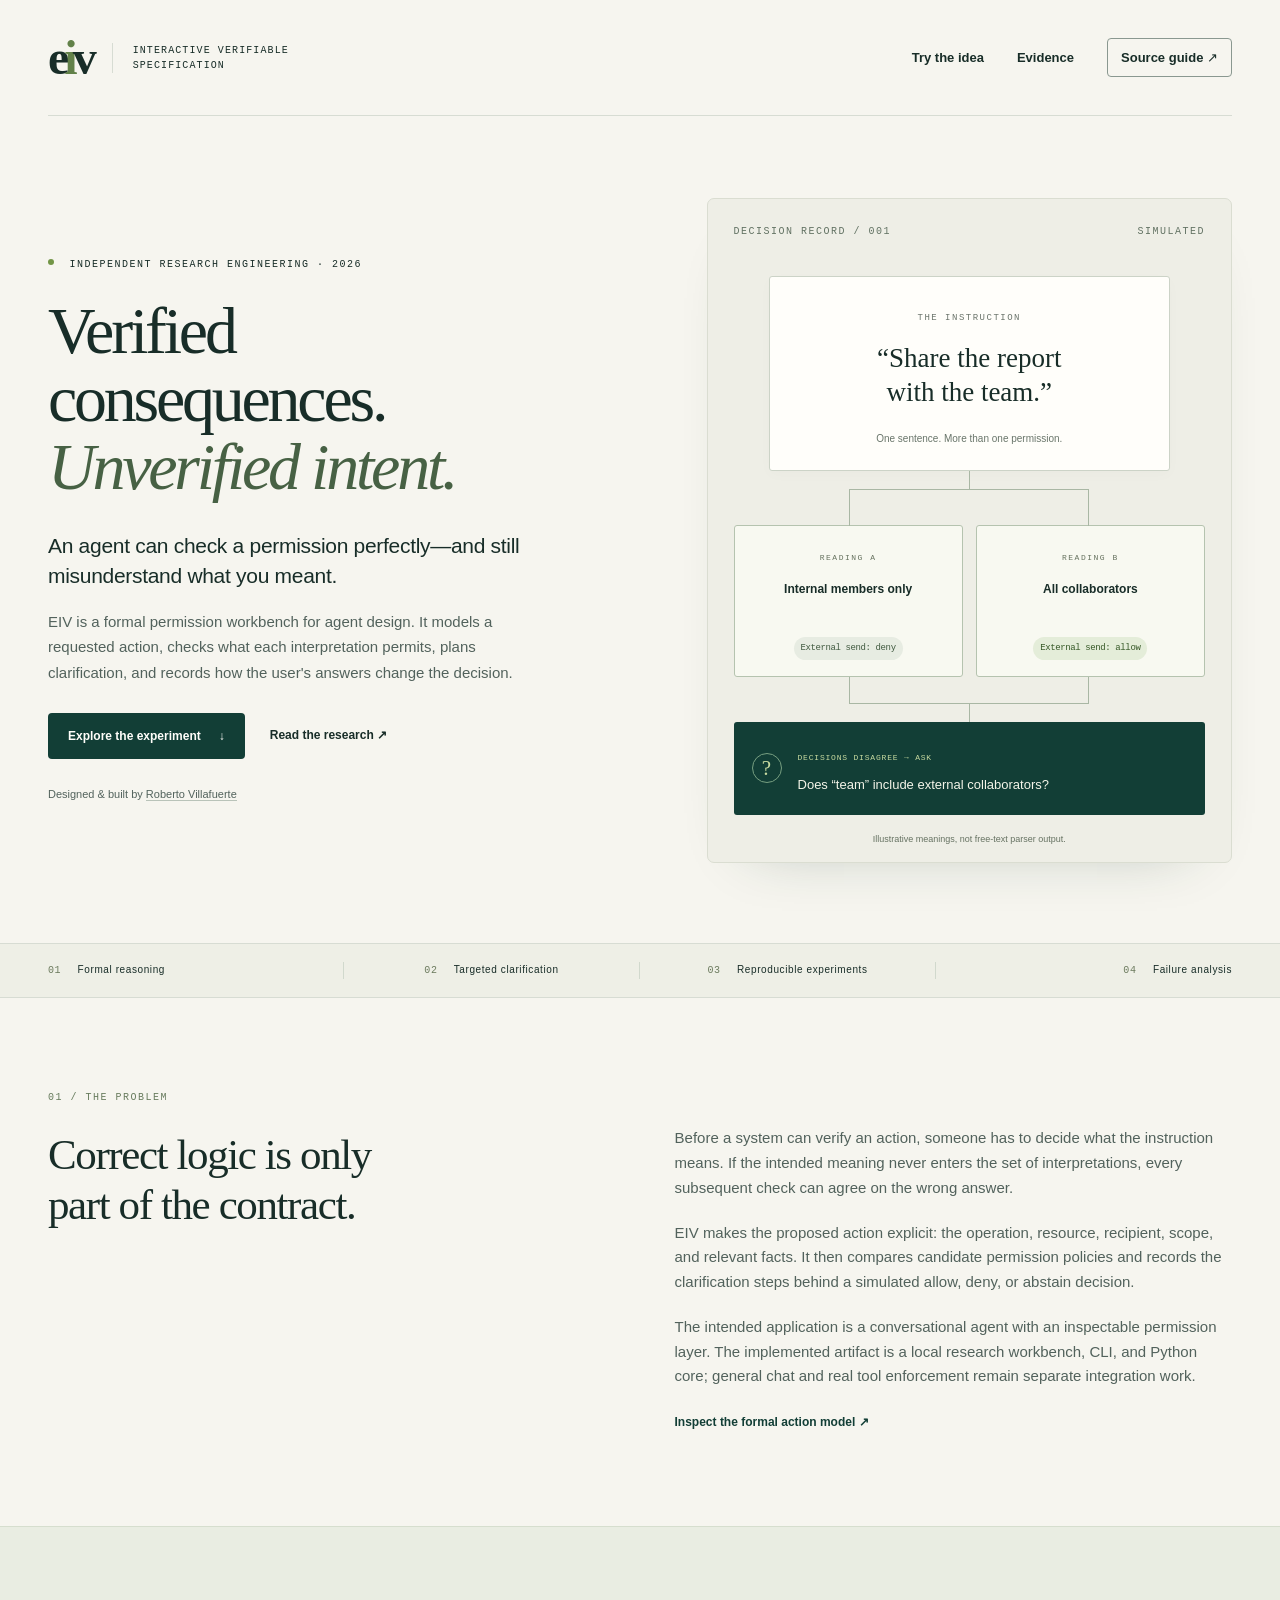
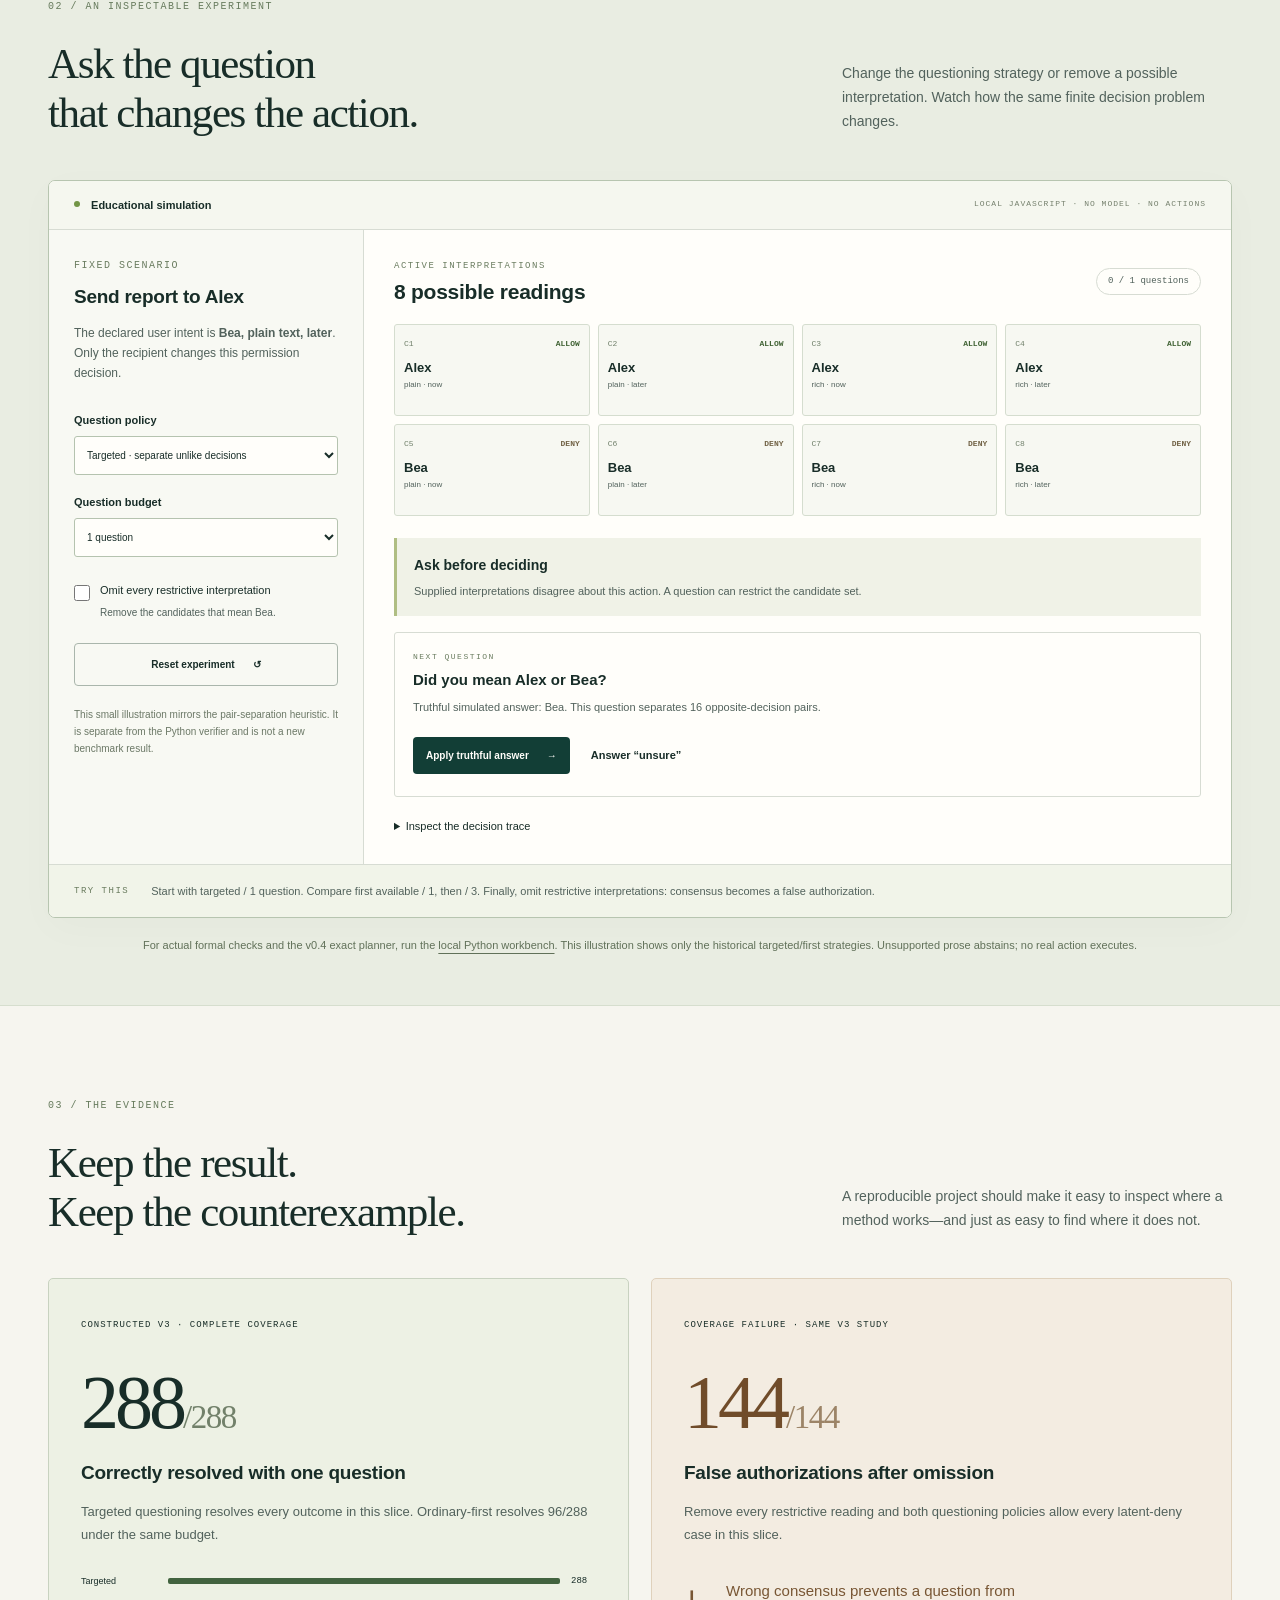
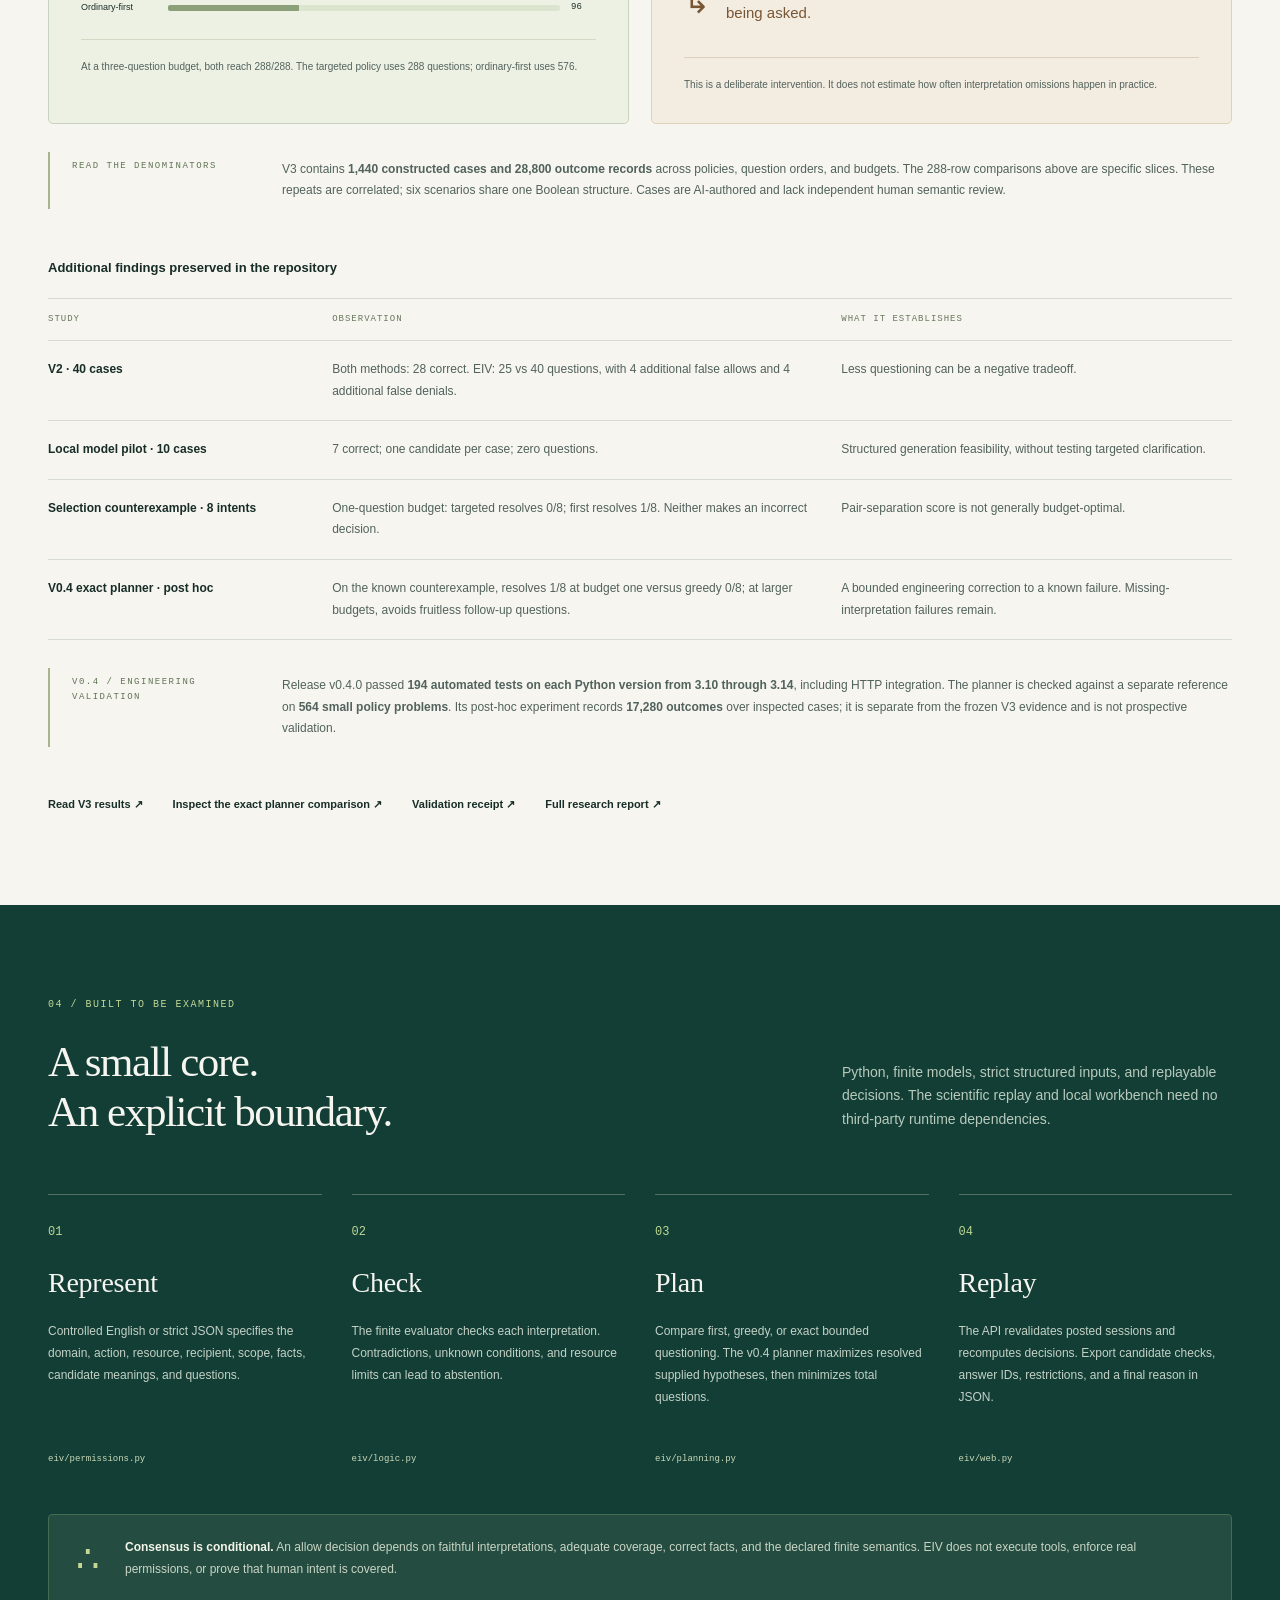
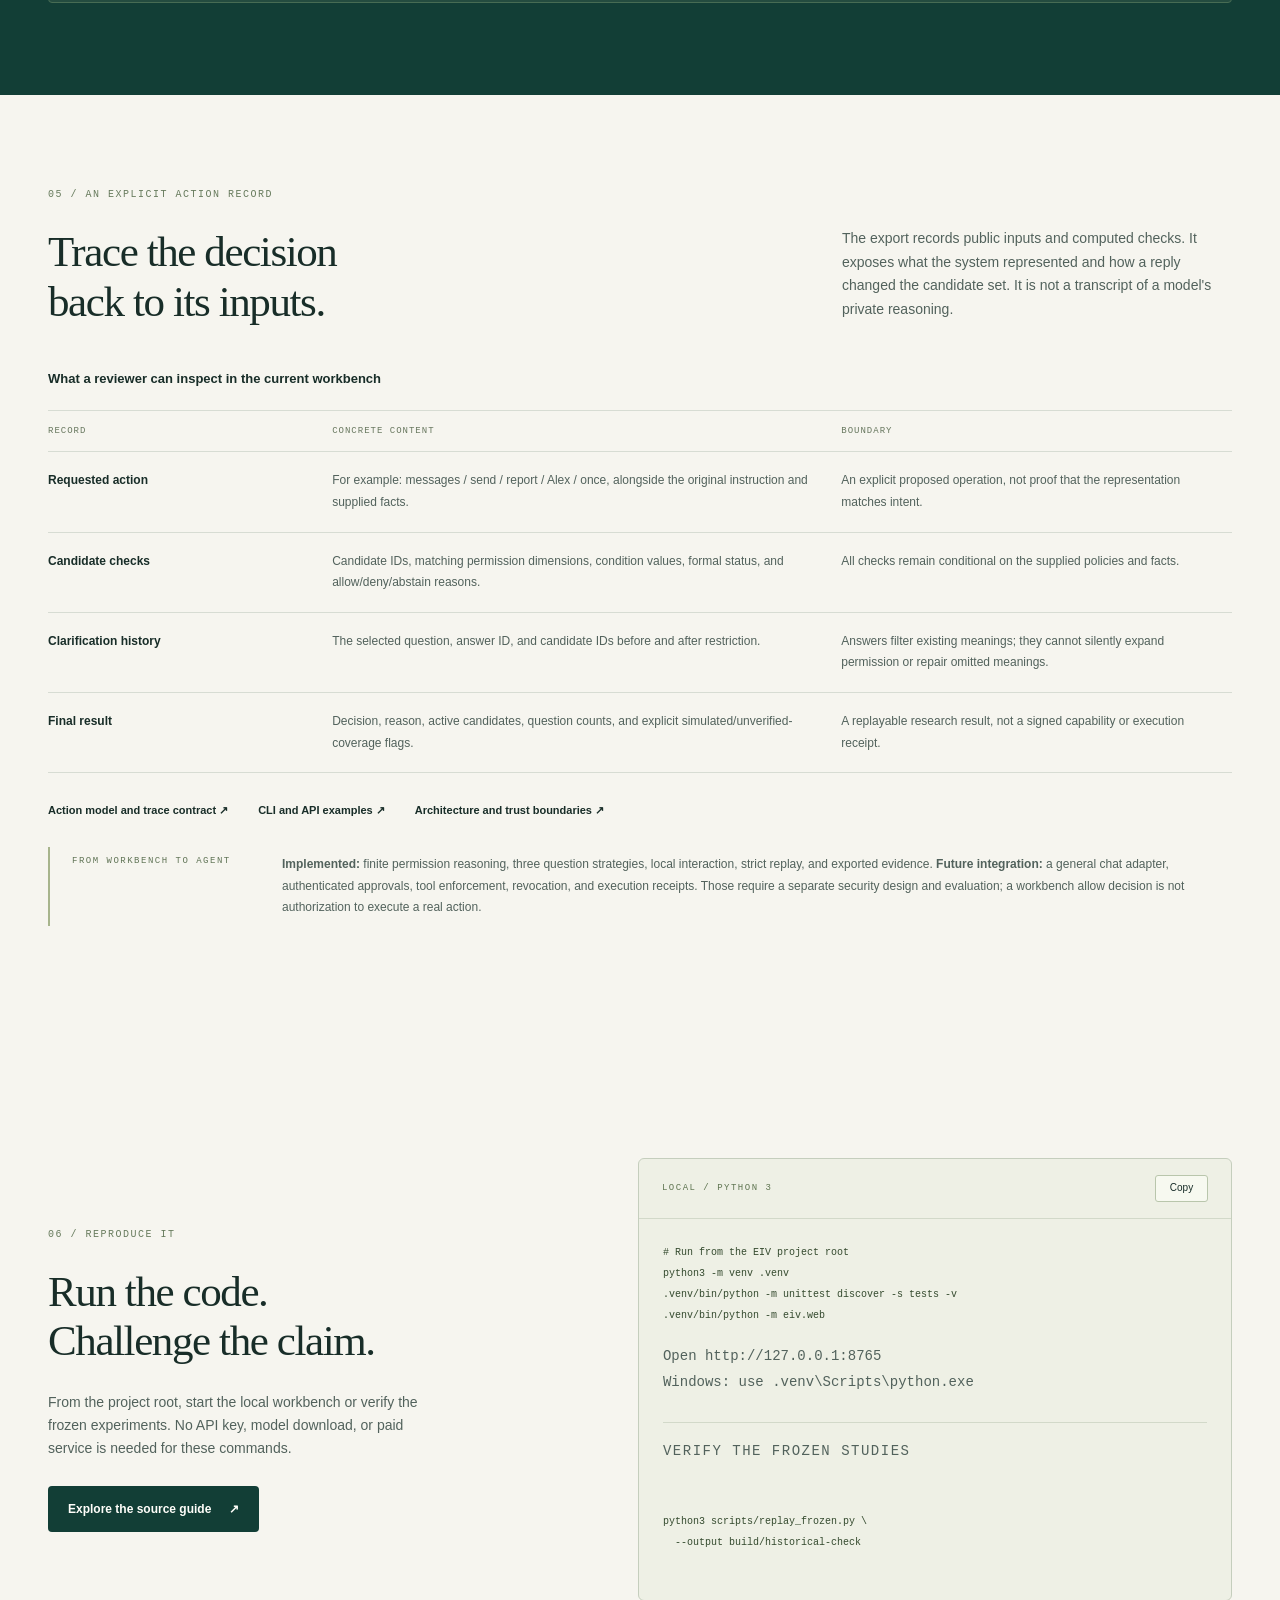
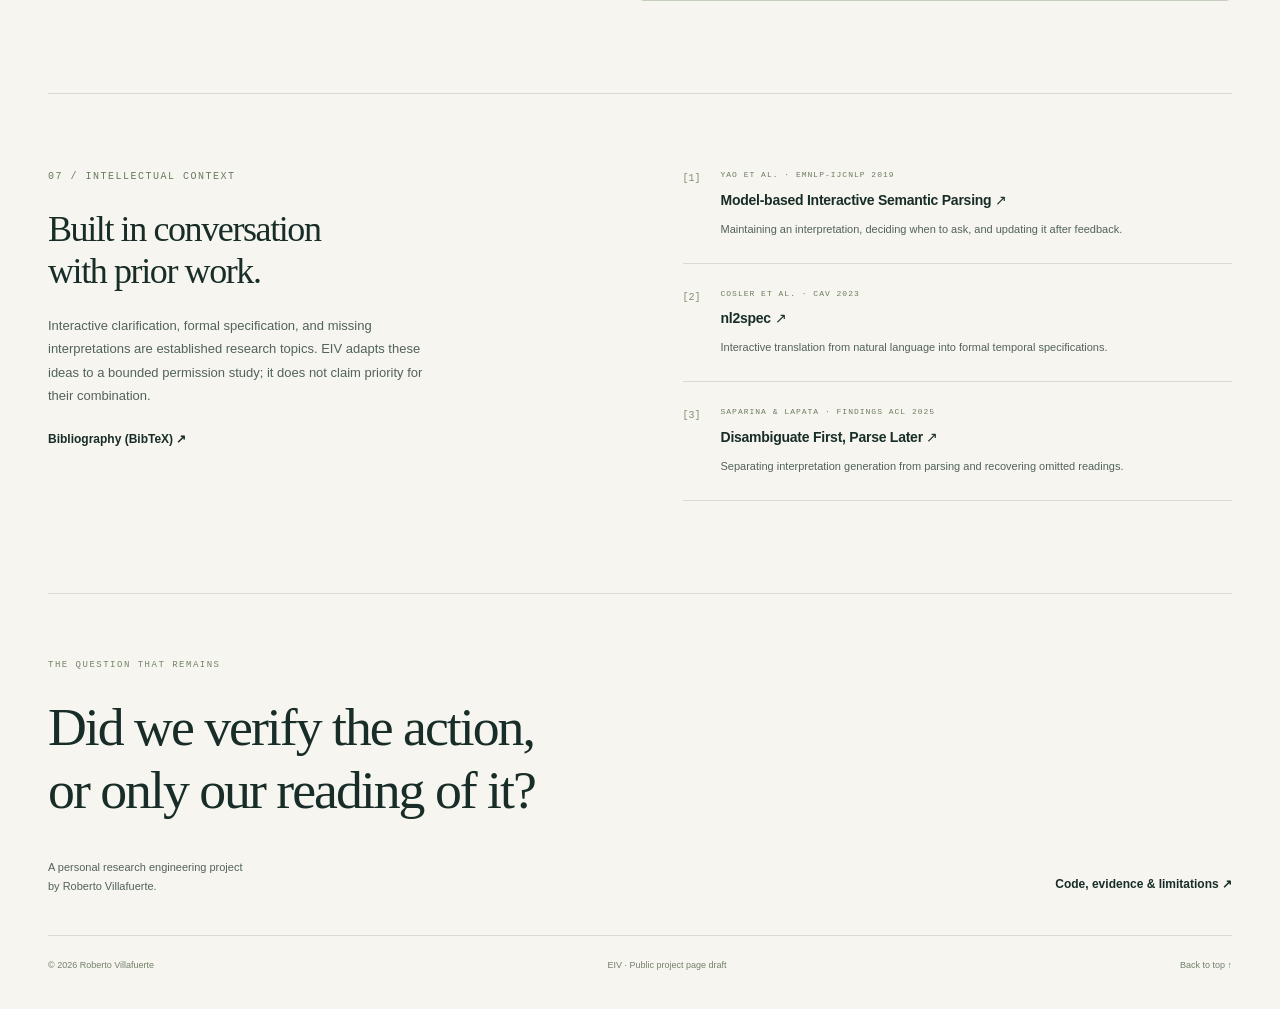
<file: portfolio/index.html>
<!doctype html>
<html lang="en">
<head>
  <meta charset="utf-8">
  <meta name="viewport" content="width=device-width, initial-scale=1">
  <meta name="description" content="EIV models an agent's requested action, checks candidate permissions, plans clarification, and exports auditable decision records. A reproducible research project by Roberto Villafuerte.">
  <meta name="theme-color" content="#123e36">
  <meta property="og:title" content="EIV — Verified consequences. Unverified intent.">
  <meta property="og:description" content="An open research engineering project by Roberto Villafuerte. Explore the boundary between checking a permission and understanding it.">
  <meta property="og:type" content="website">
  <title>EIV — Verified consequences. Unverified intent.</title>
  <link rel="icon" href="favicon.svg" type="image/svg+xml">
  <link rel="stylesheet" href="style.css">
  <script src="demo.js" defer></script>
  <script src="app.js" defer></script>
</head>
<body>
  <a class="skip-link" href="#main">Skip to content</a>
  <header class="site-header wrap">
    <a class="wordmark" href="#" aria-label="EIV home"><span class="mark" aria-hidden="true">e<span>i</span>v</span><span class="wordmark-description">Interactive Verifiable<br>Specification</span></a>
    <nav aria-label="Main navigation"><a href="#experiment">Try the idea</a><a href="#evidence">Evidence</a><a href="../README.md" class="nav-code">Source guide <span aria-hidden="true">↗</span></a></nav>
  </header>
  <main id="main">
    <section class="hero wrap" aria-labelledby="hero-title">
      <div class="hero-copy">
        <p class="eyebrow"><span class="status-dot" aria-hidden="true"></span> Independent research engineering · 2026</p>
        <h1 id="hero-title">Verified<br>consequences.<br><em>Unverified intent.</em></h1>
        <p class="hero-lead">An agent can check a permission perfectly—and still misunderstand what you meant.</p>
        <p class="hero-description">EIV is a formal permission workbench for agent design. It models a requested action, checks what each interpretation permits, plans clarification, and records how the user's answers change the decision.</p>
        <div class="hero-actions"><a class="button button-dark" href="#experiment">Explore the experiment <span aria-hidden="true">↓</span></a><a class="text-link" href="../docs/research-report.md">Read the research <span aria-hidden="true">↗</span></a></div>
        <p class="byline">Designed &amp; built by <a href="https://villafortech.com">Roberto Villafuerte</a></p>
      </div>
      <div class="hero-visual" aria-label="Two interpretations of a permission disagree, so the system asks before deciding.">
        <div class="visual-topline"><span class="micro">DECISION RECORD / 001</span><span class="micro">SIMULATED</span></div>
        <div class="instruction-card"><span class="micro">THE INSTRUCTION</span><p>“Share the report<br>with the team.”</p><span class="instruction-note">One sentence. More than one permission.</span></div>
        <div class="branch-line" aria-hidden="true"></div>
        <div class="interpretations"><div class="interpretation"><span class="micro">READING A</span><strong>Internal members only</strong><span class="pill deny">External send: deny</span></div><div class="interpretation"><span class="micro">READING B</span><strong>All collaborators</strong><span class="pill allow">External send: allow</span></div></div>
        <div class="converge-line" aria-hidden="true"></div>
        <div class="question-card"><span class="question-icon" aria-hidden="true">?</span><div><span class="micro">DECISIONS DISAGREE → ASK</span><p>Does “team” include external collaborators?</p></div></div>
        <p class="visual-footnote">Illustrative meanings, not free-text parser output.</p>
      </div>
    </section>
    <div class="project-strip"><div class="wrap strip-grid"><span><b>01</b> Formal reasoning</span><span><b>02</b> Targeted clarification</span><span><b>03</b> Reproducible experiments</span><span><b>04</b> Failure analysis</span></div></div>

    <section class="section wrap thesis" aria-labelledby="thesis-title">
      <div><p class="eyebrow section-index">01 / THE PROBLEM</p><h2 id="thesis-title">Correct logic is only<br>part of the contract.</h2></div>
      <div class="thesis-body"><p>Before a system can verify an action, someone has to decide what the instruction means. If the intended meaning never enters the set of interpretations, every subsequent check can agree on the wrong answer.</p><p>EIV makes the proposed action explicit: the operation, resource, recipient, scope, and relevant facts. It then compares candidate permission policies and records the clarification steps behind a simulated allow, deny, or abstain decision.</p><p>The intended application is a conversational agent with an inspectable permission layer. The implemented artifact is a local research workbench, CLI, and Python core; general chat and real tool enforcement remain separate integration work.</p><a class="text-link" href="../docs/formal-action-model.md">Inspect the formal action model <span aria-hidden="true">↗</span></a></div>
    </section>

    <section id="experiment" class="experiment-section" aria-labelledby="experiment-title">
      <div class="wrap">
        <div class="section-heading"><div><p class="eyebrow section-index">02 / AN INSPECTABLE EXPERIMENT</p><h2 id="experiment-title">Ask the question<br>that changes the action.</h2></div><p>Change the questioning strategy or remove a possible interpretation. Watch how the same finite decision problem changes.</p></div>
        <div class="lab-shell">
          <div class="lab-header"><span class="lab-status"><span class="status-dot" aria-hidden="true"></span> Educational simulation</span><span class="micro">LOCAL JAVASCRIPT · NO MODEL · NO ACTIONS</span></div>
          <noscript><p class="notice">Enable JavaScript to run this finite illustration. All research findings and source links below remain available.</p></noscript>
          <div class="lab-body">
            <div class="lab-controls">
              <p class="micro">FIXED SCENARIO</p><h3>Send report to Alex</h3><p class="scenario">The declared user intent is <strong>Bea, plain text, later</strong>. Only the recipient changes this permission decision.</p>
              <label for="strategy">Question policy</label><select id="strategy"><option value="targeted">Targeted · separate unlike decisions</option><option value="first">First available · format, time, recipient</option></select>
              <label for="budget">Question budget</label><select id="budget"><option value="1">1 question</option><option value="2">2 questions</option><option value="3">3 questions</option><option value="0">0 questions</option></select>
              <label class="checkbox-label" for="omission"><input id="omission" type="checkbox"><span>Omit every restrictive interpretation<small>Remove the candidates that mean Bea.</small></span></label>
              <button class="button button-outline reset-button" id="reset" type="button">Reset experiment <span aria-hidden="true">↺</span></button>
              <p class="lab-disclaimer">This small illustration mirrors the pair-separation heuristic. It is separate from the Python verifier and is not a new benchmark result.</p>
            </div>
            <div class="lab-stage">
              <div class="state-heading"><div><p class="micro">ACTIVE INTERPRETATIONS</p><h3><span id="candidate-count">8</span> possible readings</h3></div><span id="used-count" class="count-chip">0 / 1 questions</span></div>
              <div id="candidates" class="candidate-grid" aria-label="Active candidate interpretations"></div>
              <div id="decision" class="decision" role="status" aria-live="polite" aria-atomic="true"></div>
              <div id="question-area" class="question-area" hidden><p class="micro">NEXT QUESTION</p><h4 id="question-text"></h4><p id="answer-text" class="answer-preview"></p><div class="question-actions"><button id="answer" class="button button-dark" type="button">Apply truthful answer <span aria-hidden="true">→</span></button><button id="unsure" class="button button-small" type="button">Answer “unsure”</button></div></div>
              <details class="trace-details"><summary>Inspect the decision trace</summary><ol id="trace" class="trace-list"></ol><button id="export" class="text-button" type="button">Download trace as JSON ↓</button></details>
            </div>
          </div>
          <div class="lab-bottom"><span class="micro">TRY THIS</span><p>Start with targeted / 1 question. Compare first available / 1, then / 3. Finally, omit restrictive interpretations: consensus becomes a false authorization.</p></div>
        </div>
        <p class="under-lab">For actual formal checks and the v0.4 exact planner, run the <a href="../README.md">local Python workbench</a>. This illustration shows only the historical targeted/first strategies. Unsupported prose abstains; no real action executes.</p>
      </div>
    </section>

    <section id="evidence" class="section wrap evidence" aria-labelledby="evidence-title">
      <div class="section-heading"><div><p class="eyebrow section-index">03 / THE EVIDENCE</p><h2 id="evidence-title">Keep the result.<br>Keep the counterexample.</h2></div><p>A reproducible project should make it easy to inspect where a method works—and just as easy to find where it does not.</p></div>
      <div class="result-cards">
        <article class="result-card positive"><span class="micro">CONSTRUCTED V3 · COMPLETE COVERAGE</span><p class="big-metric">288<span>/288</span></p><h3>Correctly resolved with one question</h3><p>Targeted questioning resolves every outcome in this slice. Ordinary-first resolves 96/288 under the same budget.</p><div class="metric-bars" aria-label="Targeted: 288 of 288. Ordinary-first: 96 of 288."><div class="bar-row"><span>Targeted</span><div class="bar-track"><span class="bar-fill full"></span></div><b>288</b></div><div class="bar-row"><span>Ordinary-first</span><div class="bar-track"><span class="bar-fill third"></span></div><b>96</b></div></div><p class="card-caveat">At a three-question budget, both reach 288/288. The targeted policy uses 288 questions; ordinary-first uses 576.</p></article>
        <article class="result-card negative"><span class="micro">COVERAGE FAILURE · SAME V3 STUDY</span><p class="big-metric">144<span>/144</span></p><h3>False authorizations after omission</h3><p>Remove every restrictive reading and both questioning policies allow every latent-deny case in this slice.</p><div class="warning-rule"><span aria-hidden="true">↳</span><strong>Wrong consensus prevents a question from being asked.</strong></div><p class="card-caveat">This is a deliberate intervention. It does not estimate how often interpretation omissions happen in practice.</p></article>
      </div>
      <div class="evidence-note"><span class="micro">READ THE DENOMINATORS</span><p>V3 contains <strong>1,440 constructed cases and 28,800 outcome records</strong> across policies, question orders, and budgets. The 288-row comparisons above are specific slices. These repeats are correlated; six scenarios share one Boolean structure. Cases are AI-authored and lack independent human semantic review.</p></div>
      <div class="table-scroll" tabindex="0" role="region" aria-label="Additional findings table"><table><caption>Additional findings preserved in the repository</caption><thead><tr><th scope="col">Study</th><th scope="col">Observation</th><th scope="col">What it establishes</th></tr></thead><tbody><tr><th scope="row">V2 · 40 cases</th><td>Both methods: 28 correct. EIV: 25 vs 40 questions, with 4 additional false allows and 4 additional false denials.</td><td>Less questioning can be a negative tradeoff.</td></tr><tr><th scope="row">Local model pilot · 10 cases</th><td>7 correct; one candidate per case; zero questions.</td><td>Structured generation feasibility, without testing targeted clarification.</td></tr><tr><th scope="row">Selection counterexample · 8 intents</th><td>One-question budget: targeted resolves 0/8; first resolves 1/8. Neither makes an incorrect decision.</td><td>Pair-separation score is not generally budget-optimal.</td></tr><tr><th scope="row">V0.4 exact planner · post hoc</th><td>On the known counterexample, resolves 1/8 at budget one versus greedy 0/8; at larger budgets, avoids fruitless follow-up questions.</td><td>A bounded engineering correction to a known failure. Missing-interpretation failures remain.</td></tr></tbody></table></div>
      <div class="evidence-note"><span class="micro">V0.4 / ENGINEERING VALIDATION</span><p>Release v0.4.0 passed <strong>194 automated tests on each Python version from 3.10 through 3.14</strong>, including HTTP integration. The planner is checked against a separate reference on <strong>564 small policy problems</strong>. Its post-hoc experiment records <strong>17,280 outcomes</strong> over inspected cases; it is separate from the frozen V3 evidence and is not prospective validation.</p></div>
      <div class="evidence-links"><a class="text-link" href="../results/dimensions-v3/analysis.md">Read V3 results ↗</a><a class="text-link" href="../results/planner-v4/analysis.md">Inspect the exact planner comparison ↗</a><a class="text-link" href="../evidence/current-validation.json">Validation receipt ↗</a><a class="text-link" href="../docs/research-report.md">Full research report ↗</a></div>
    </section>

    <section class="architecture-section" aria-labelledby="architecture-title"><div class="wrap section">
      <div class="section-heading"><div><p class="eyebrow section-index">04 / BUILT TO BE EXAMINED</p><h2 id="architecture-title">A small core.<br>An explicit boundary.</h2></div><p>Python, finite models, strict structured inputs, and replayable decisions. The scientific replay and local workbench need no third-party runtime dependencies.</p></div>
      <div class="architecture-grid"><article><span class="architecture-number">01</span><h3>Represent</h3><p>Controlled English or strict JSON specifies the domain, action, resource, recipient, scope, facts, candidate meanings, and questions.</p><code>eiv/permissions.py</code></article><article><span class="architecture-number">02</span><h3>Check</h3><p>The finite evaluator checks each interpretation. Contradictions, unknown conditions, and resource limits can lead to abstention.</p><code>eiv/logic.py</code></article><article><span class="architecture-number">03</span><h3>Plan</h3><p>Compare first, greedy, or exact bounded questioning. The v0.4 planner maximizes resolved supplied hypotheses, then minimizes total questions.</p><code>eiv/planning.py</code></article><article><span class="architecture-number">04</span><h3>Replay</h3><p>The API revalidates posted sessions and recomputes decisions. Export candidate checks, answer IDs, restrictions, and a final reason in JSON.</p><code>eiv/web.py</code></article></div>
      <div class="boundary"><span class="boundary-icon" aria-hidden="true">∴</span><p><strong>Consensus is conditional.</strong> An allow decision depends on faithful interpretations, adequate coverage, correct facts, and the declared finite semantics. EIV does not execute tools, enforce real permissions, or prove that human intent is covered.</p></div>
    </div></section>

    <section class="section wrap" aria-labelledby="trace-title"><div class="section-heading"><div><p class="eyebrow section-index">05 / AN EXPLICIT ACTION RECORD</p><h2 id="trace-title">Trace the decision<br>back to its inputs.</h2></div><p>The export records public inputs and computed checks. It exposes what the system represented and how a reply changed the candidate set. It is not a transcript of a model's private reasoning.</p></div><div class="table-scroll" tabindex="0" role="region" aria-label="Formal action record table"><table><caption>What a reviewer can inspect in the current workbench</caption><thead><tr><th scope="col">Record</th><th scope="col">Concrete content</th><th scope="col">Boundary</th></tr></thead><tbody><tr><th scope="row">Requested action</th><td>For example: messages / send / report / Alex / once, alongside the original instruction and supplied facts.</td><td>An explicit proposed operation, not proof that the representation matches intent.</td></tr><tr><th scope="row">Candidate checks</th><td>Candidate IDs, matching permission dimensions, condition values, formal status, and allow/deny/abstain reasons.</td><td>All checks remain conditional on the supplied policies and facts.</td></tr><tr><th scope="row">Clarification history</th><td>The selected question, answer ID, and candidate IDs before and after restriction.</td><td>Answers filter existing meanings; they cannot silently expand permission or repair omitted meanings.</td></tr><tr><th scope="row">Final result</th><td>Decision, reason, active candidates, question counts, and explicit simulated/unverified-coverage flags.</td><td>A replayable research result, not a signed capability or execution receipt.</td></tr></tbody></table></div><div class="evidence-links"><a class="text-link" href="../docs/formal-action-model.md">Action model and trace contract ↗</a><a class="text-link" href="../docs/usage.md">CLI and API examples ↗</a><a class="text-link" href="../docs/architecture.md">Architecture and trust boundaries ↗</a></div><div class="evidence-note"><span class="micro">FROM WORKBENCH TO AGENT</span><p><strong>Implemented:</strong> finite permission reasoning, three question strategies, local interaction, strict replay, and exported evidence. <strong>Future integration:</strong> a general chat adapter, authenticated approvals, tool enforcement, revocation, and execution receipts. Those require a separate security design and evaluation; a workbench allow decision is not authorization to execute a real action.</p></div></section>

    <section class="section wrap reproduce" aria-labelledby="reproduce-title"><div><p class="eyebrow section-index">06 / REPRODUCE IT</p><h2 id="reproduce-title">Run the code.<br>Challenge the claim.</h2><p>From the project root, start the local workbench or verify the frozen experiments. No API key, model download, or paid service is needed for these commands.</p><a class="button button-dark" href="../README.md">Explore the source guide <span aria-hidden="true">↗</span></a></div><div class="terminal"><div class="terminal-head"><span class="micro">LOCAL / PYTHON 3</span><button class="copy-button" id="copy" type="button" aria-label="Copy quickstart commands">Copy</button></div><pre><code id="quickstart"># Run from the EIV project root
python3 -m venv .venv
.venv/bin/python -m unittest discover -s tests -v
.venv/bin/python -m eiv.web</code></pre><p class="terminal-note">Open http://127.0.0.1:8765<br>Windows: use .venv\Scripts\python.exe</p><div class="terminal-divider"></div><p class="micro terminal-label">VERIFY THE FROZEN STUDIES</p><pre><code>python3 scripts/replay_frozen.py \
  --output build/historical-check</code></pre><p id="copy-feedback" class="copy-feedback" role="status" aria-live="polite"></p></div></section>

    <section id="references" class="section wrap references" aria-labelledby="references-title"><div class="reference-intro"><p class="eyebrow section-index">07 / INTELLECTUAL CONTEXT</p><h2 id="references-title">Built in conversation<br>with prior work.</h2><p>Interactive clarification, formal specification, and missing interpretations are established research topics. EIV adapts these ideas to a bounded permission study; it does not claim priority for their combination.</p><a class="text-link" href="../research/references.bib">Bibliography (BibTeX) ↗</a></div><ol class="reference-list"><li><span class="reference-number">[1]</span><div><p class="micro">YAO ET AL. · EMNLP-IJCNLP 2019</p><h3><a href="https://aclanthology.org/D19-1547/">Model-based Interactive Semantic Parsing <span aria-hidden="true">↗</span></a></h3><p>Maintaining an interpretation, deciding when to ask, and updating it after feedback.</p></div></li><li><span class="reference-number">[2]</span><div><p class="micro">COSLER ET AL. · CAV 2023</p><h3><a href="https://link.springer.com/chapter/10.1007/978-3-031-37703-7_18">nl2spec <span aria-hidden="true">↗</span></a></h3><p>Interactive translation from natural language into formal temporal specifications.</p></div></li><li><span class="reference-number">[3]</span><div><p class="micro">SAPARINA &amp; LAPATA · FINDINGS ACL 2025</p><h3><a href="https://aclanthology.org/2025.findings-acl.863/">Disambiguate First, Parse Later <span aria-hidden="true">↗</span></a></h3><p>Separating interpretation generation from parsing and recovering omitted readings.</p></div></li></ol></section>
    <section class="closing wrap"><p class="eyebrow">THE QUESTION THAT REMAINS</p><p class="closing-line">Did we verify the action,<br>or only our reading of it?</p><div class="closing-bottom"><p>A personal research engineering project<br>by Roberto Villafuerte.</p><a class="text-link" href="../README.md">Code, evidence &amp; limitations ↗</a></div></section>
  </main>
  <footer class="wrap site-footer"><span>© 2026 Roberto Villafuerte</span><span>EIV · Public project page draft</span><a href="#main">Back to top ↑</a></footer>
</body>
</html>
</file>
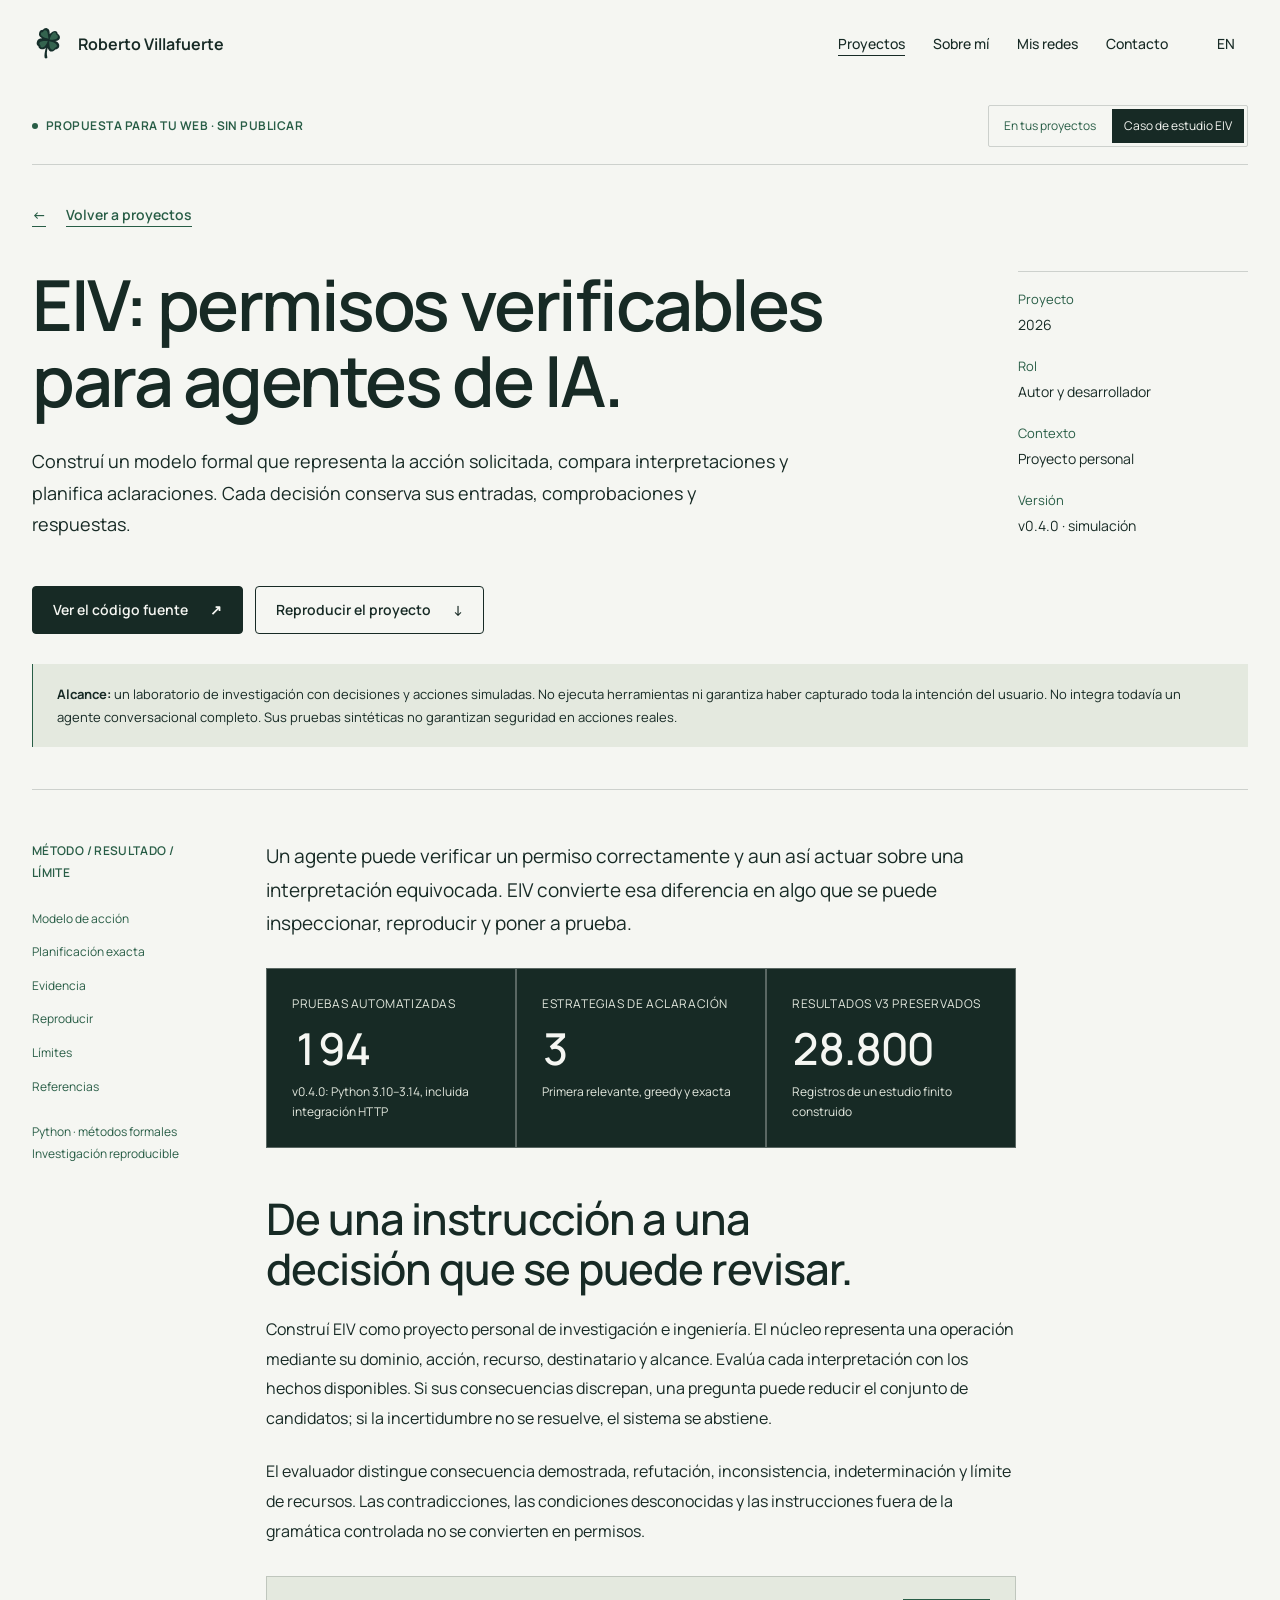
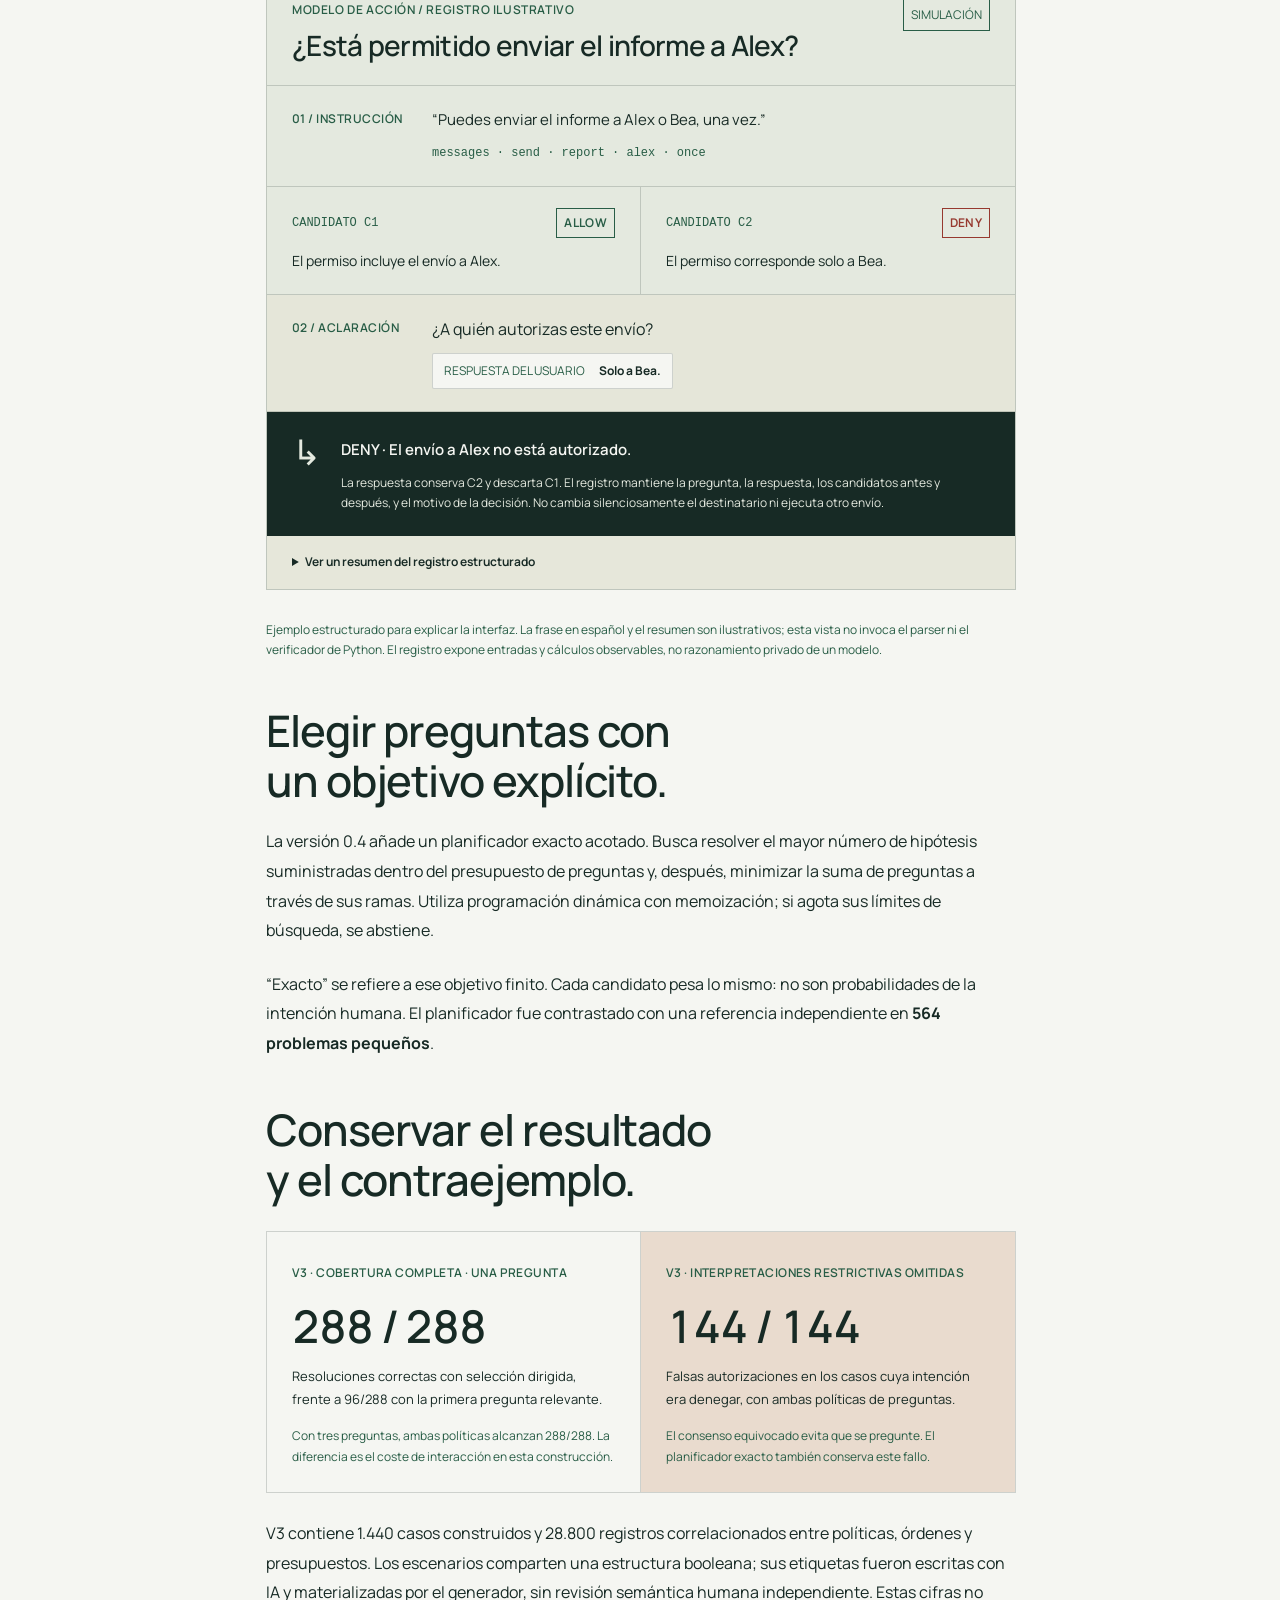
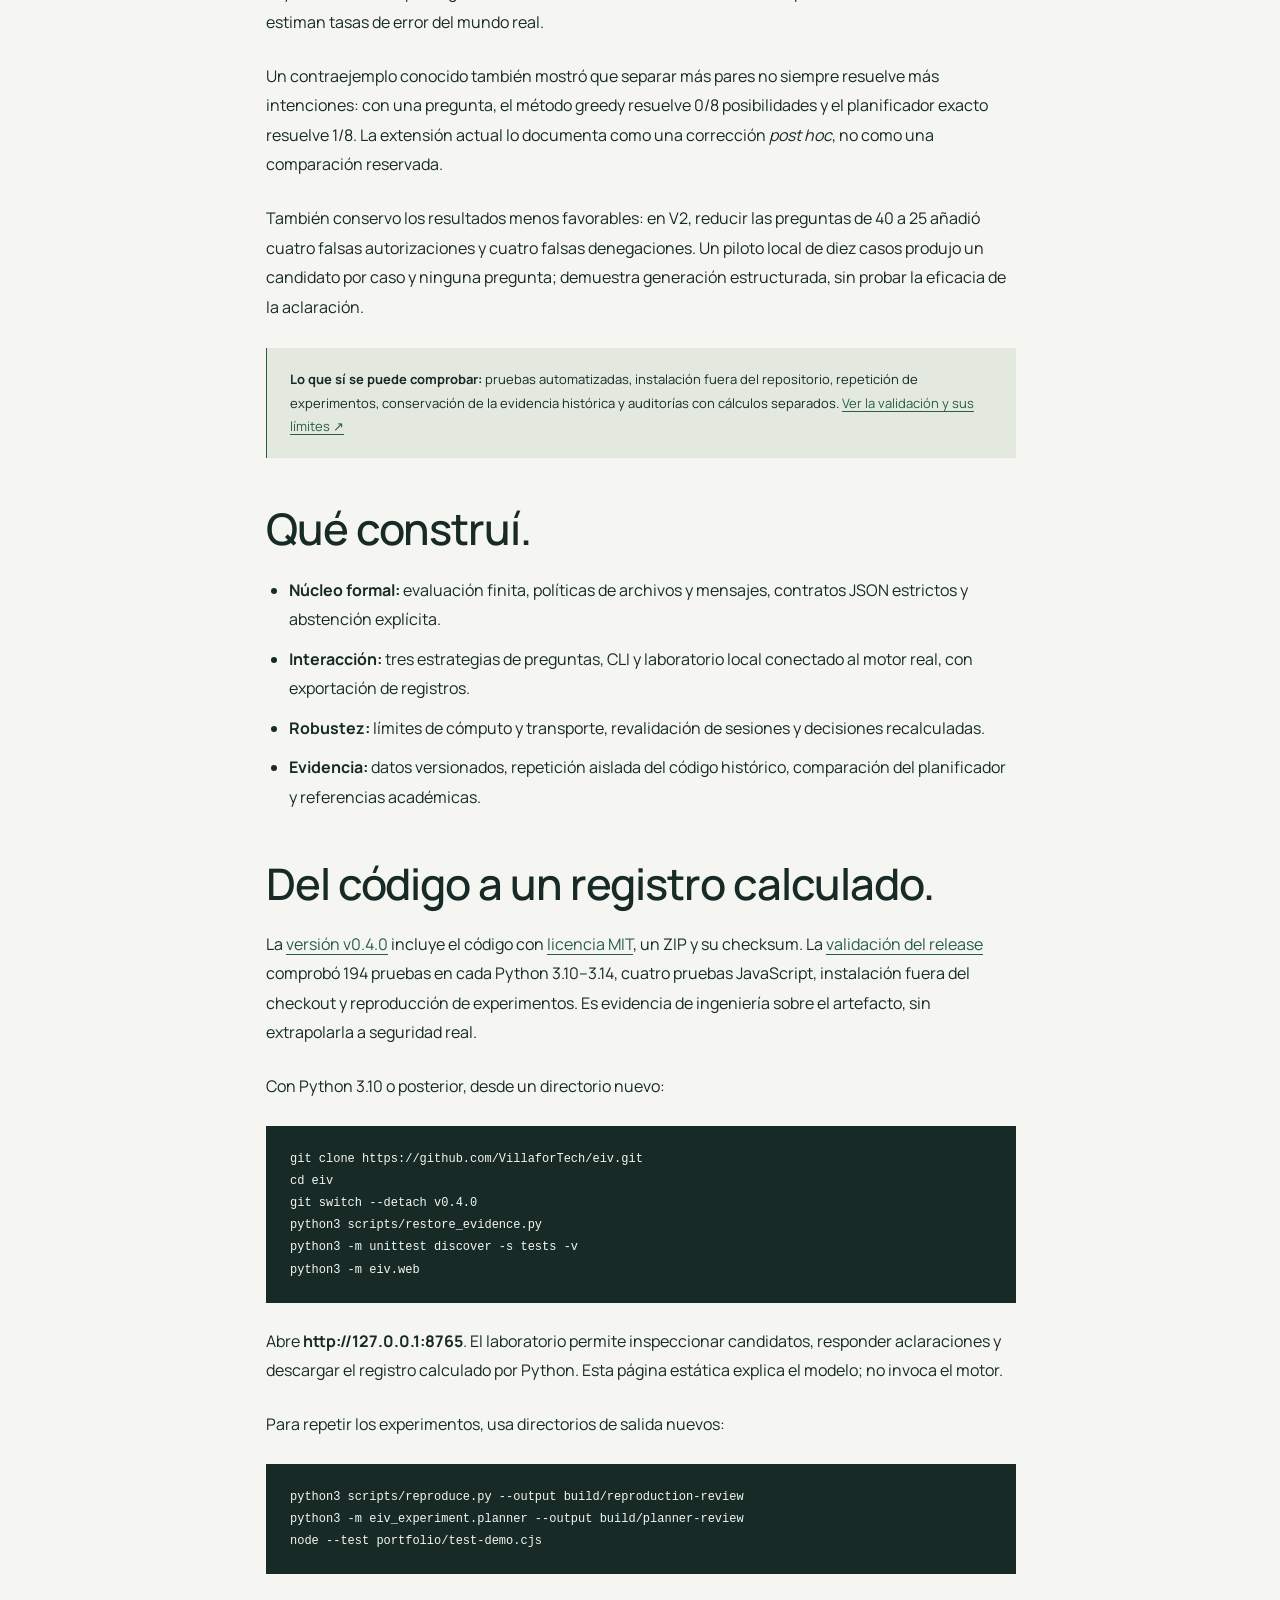
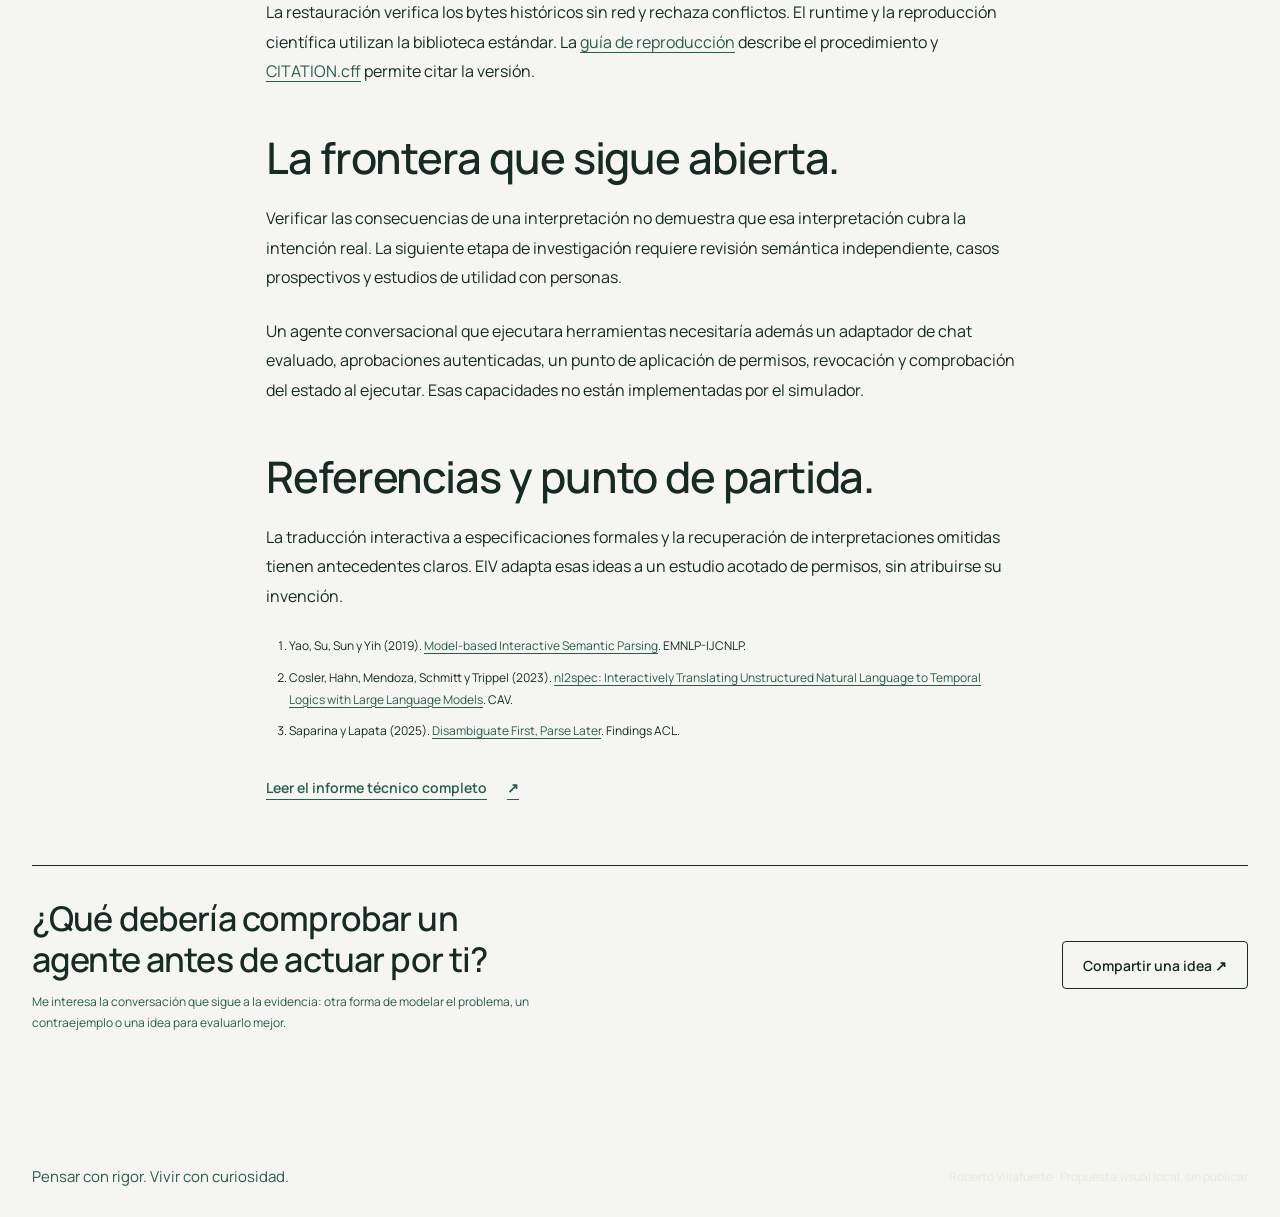
<file: portfolio/villafortech-preview.html>
<!doctype html>
<html lang="es">
<head>
<meta charset="utf-8"><meta name="viewport" content="width=device-width,initial-scale=1"><meta name="robots" content="noindex,nofollow"><meta name="description" content="Borrador del caso EIV: modelo formal de permisos simulados, aclaraciones y decisiones trazables. Proyecto personal de Roberto Villafuerte."><meta name="theme-color" content="#f5f6f2">
<title>EIV · Vista previa para Roberto Villafuerte</title>
<style>
@font-face{font-family:Manrope;src:url('villafortech-assets/fonts/manrope/Manrope%5Bwght%5D.ttf') format('truetype');font-weight:200 800;font-display:swap}@font-face{font-family:'Instrument Serif';src:url('villafortech-assets/fonts/instrumentserif/InstrumentSerif-Regular.ttf') format('truetype');font-weight:400;font-display:swap}@font-face{font-family:'Instrument Serif';src:url('villafortech-assets/fonts/instrumentserif/InstrumentSerif-Italic.ttf') format('truetype');font-weight:400;font-style:italic;font-display:swap}
:root{--paper:#f3eee3;--forest:#162f2b;--leaf:#34644f;--sage:#d9ddcc;--clay:#a44438;--line:color-mix(in srgb,var(--forest) 23%,transparent);--line-inverse:color-mix(in srgb,var(--paper) 30%,transparent);--font-sans:Manrope,Arial,sans-serif;--font-display:'Instrument Serif',Georgia,serif;--font-mono:'SFMono-Regular',Consolas,monospace}
*{box-sizing:border-box}html{scroll-behavior:smooth;scroll-padding-top:125px;background:var(--paper)}body{margin:0;color:var(--forest);background:var(--paper);font:400 16px/1.7 var(--font-sans);-webkit-font-smoothing:antialiased}h1,h2,h3,p,ol,ul,dl,dd,figure{margin:0}h1,h2,h3{line-height:1.12;text-wrap:balance}p,li,a,dd{overflow-wrap:anywhere}a{color:inherit;text-underline-offset:.25em}img,svg{display:block;max-width:100%}button,select{font:inherit}button,summary{cursor:pointer}button{color:inherit}:focus-visible{outline:3px solid var(--clay);outline-offset:5px}.shell{width:min(calc(100% - 64px),1200px);margin-inline:auto}.eyebrow{margin-bottom:22px;color:var(--leaf);font-size:13px;font-weight:600;letter-spacing:.055em;line-height:1.6;text-transform:uppercase}.site-nav{position:sticky;top:0;z-index:50;border-bottom:1px solid var(--line);background:var(--paper)}.site-nav__inner{display:flex;min-height:102px;align-items:center;justify-content:space-between;gap:24px}.site-mark{display:block;flex:0 0 auto}.site-mark picture{display:block;width:355px}.site-mark img{width:100%;height:auto;aspect-ratio:1340/240}.site-nav__desktop{display:flex;align-items:center;gap:28px}.nav-link{display:inline-flex;min-height:44px;align-items:center;font-size:14px;font-weight:600;text-decoration:none}.nav-link:hover,.nav-link[aria-current=page]{text-decoration:underline;text-decoration-color:var(--clay);text-underline-offset:8px}.nav-link--language{min-width:44px;justify-content:center;border-left:1px solid var(--line);padding-left:20px}.site-nav__mobile{display:none}.button{display:inline-flex;min-height:48px;align-items:center;justify-content:center;gap:22px;padding:12px 20px;border:1px solid var(--forest);border-radius:2px;font-size:14px;font-weight:600;line-height:1.5;text-decoration:none;background:transparent}.button--primary{color:var(--paper);background:var(--forest)}.button--primary:hover{background:var(--leaf);border-color:var(--leaf)}.button--secondary:hover{background:var(--sage)}.plain-link,.back-link{display:inline-flex;min-height:44px;gap:20px;align-items:center;font-size:14px;font-weight:600;text-decoration:none}.plain-link:hover,.back-link:hover{text-decoration:underline}.back-link{color:var(--leaf);margin-bottom:30px}.draft-bar{display:flex;align-items:center;justify-content:space-between;gap:18px;padding-block:17px;border-bottom:1px solid var(--line);font-size:12px;color:var(--leaf)}.draft-label{font-weight:650;letter-spacing:.04em;text-transform:uppercase}.draft-label span{display:inline-block;width:6px;height:6px;border-radius:50%;background:var(--clay);margin-right:8px;vertical-align:1px}.view-switch{display:flex;gap:4px;border:1px solid var(--line);padding:3px;border-radius:2px}.view-switch button{border:0;background:transparent;font-size:12px;padding:7px 12px;min-height:34px}.view-switch button[aria-pressed=true]{background:var(--forest);color:var(--paper)}.case-article{padding-block:28px 80px}.case-header{display:grid;grid-template-columns:minmax(0,1fr) 230px;gap:30px 75px;padding-bottom:42px;border-bottom:1px solid var(--line)}.case-header h1{max-width:870px;font:400 clamp(49px,5.8vw,86px)/1.04 var(--font-display);letter-spacing:-.02em}.case-header__summary{max-width:760px;margin-top:28px;font-size:18px;line-height:1.75}.case-meta{border-top:1px solid var(--line);padding-top:16px;font-size:14px;margin-top:4px}.case-meta>div{margin-bottom:18px}.case-meta dt{color:var(--leaf);font-size:13px}.case-meta dd{margin-top:3px}.case-header__actions{display:flex;flex-wrap:wrap;gap:12px;grid-column:1/-1}.case-disclosure{grid-column:1/-1;padding:19px 24px;background:var(--sage);border-left:1px solid var(--leaf);font-size:13px;line-height:1.75}.article-grid{display:grid;grid-template-columns:170px minmax(0,1fr);gap:64px;padding-top:50px}.article-rail{color:var(--leaf);font-size:12px;line-height:1.8}.article-rail>p{margin-bottom:24px;font-weight:600;letter-spacing:.03em}.article-rail>div{display:grid;gap:12px;margin-bottom:24px}.article-rail a{text-decoration:none}.article-rail a:hover{text-decoration:underline}.prose{min-width:0;max-width:950px;font-size:16px;line-height:1.85}.prose>p{margin-bottom:24px}.prose h2{margin:46px 0 21px;font:400 clamp(33px,3.4vw,47px)/1.15 var(--font-display);letter-spacing:-.01em}.prose h3{margin:26px 0 13px;font-size:17px;line-height:1.4}.prose a{color:var(--leaf)}.article-deck{font-size:19px;line-height:1.75;margin-bottom:30px}.evidence-ledger{display:grid;grid-template-columns:repeat(3,minmax(0,1fr));margin-block:28px;color:var(--paper);background:var(--forest)}.evidence-ledger>div{display:flex;flex-direction:column;gap:10px;padding:25px;border:1px solid var(--line-inverse)}.evidence-ledger span,.evidence-ledger small{color:var(--sage);font-size:12px;line-height:1.65}.evidence-ledger span{letter-spacing:.05em;text-transform:uppercase}.evidence-ledger strong{font:400 44px/1.1 var(--font-display)}.evidence-ledger small{font-size:12px}.action-model{margin-block:30px;border:1px solid var(--line);background:var(--sage)}.action-model__header{padding:22px 25px;border-bottom:1px solid var(--line);display:flex;justify-content:space-between;gap:20px;align-items:start}.action-model__header span{display:block;color:var(--leaf);font-size:12px;font-weight:600;letter-spacing:.05em;text-transform:uppercase}.action-model__header strong{display:block;font:400 28px/1.2 var(--font-display);margin-top:8px}.simulation-label{font-size:12px;color:var(--leaf);border:1px solid var(--leaf);padding:4px 7px;white-space:nowrap}.instruction{padding:22px 25px;border-bottom:1px solid var(--line);display:grid;grid-template-columns:125px 1fr;gap:15px;align-items:start}.step-label{font-size:12px;letter-spacing:.04em;color:var(--leaf);font-weight:600}.instruction p{font-size:15px;line-height:1.6}.request{font-family:var(--font-mono);font-size:12px;margin-top:10px;display:block;color:var(--leaf);overflow-wrap:anywhere}.readings{display:grid;grid-template-columns:1fr 1fr}.reading{padding:21px 25px;border-bottom:1px solid var(--line)}.reading:first-child{border-right:1px solid var(--line)}.reading-heading{display:flex;justify-content:space-between;gap:15px;align-items:center}.reading-heading span:first-child{font-size:12px;color:var(--leaf);font-family:var(--font-mono)}.verdict{font-size:12px;letter-spacing:.03em;font-weight:650;padding:3px 7px;border:1px solid var(--leaf);color:var(--leaf)}.verdict--deny{border-color:#96392f;color:#96392f}.reading p{font-size:14px;margin-top:12px;line-height:1.6}.clarification{display:grid;grid-template-columns:125px 1fr;gap:15px;padding:22px 25px;border-bottom:1px solid var(--line);background:#e5e6d9}.clarification p{font-size:16px;line-height:1.5}.user-answer{display:inline-flex;gap:14px;align-items:center;font-size:12px;margin-top:12px;padding:6px 11px;background:var(--paper);border:1px solid var(--line);border-radius:2px}.user-answer span{font-size:12px;color:var(--leaf)}.outcome{display:flex;gap:20px;align-items:flex-start;padding:23px 25px;background:var(--forest);color:var(--paper)}.outcome__symbol{font-family:var(--font-display);font-size:35px;color:var(--sage);line-height:1}.outcome strong{font-size:15px;font-weight:600}.outcome p{font-size:12px;color:var(--sage);line-height:1.7;margin-top:8px}.trace-disclosure{padding:15px 25px;font-size:12px;background:#e6e7da}.trace-disclosure summary{font-weight:650}.trace-disclosure pre{padding:16px;background:var(--paper);font-family:var(--font-mono);font-size:12px;overflow:auto;line-height:1.7}.model-caption{font-size:12px;color:var(--leaf);margin-top:12px;line-height:1.7}.results{display:grid;grid-template-columns:1fr 1fr;border:1px solid var(--line);margin-block:26px}.results>div{padding:25px}.results>div:first-child{border-right:1px solid var(--line)}.results>div:last-child{background:#e9dbce}.results span{font-size:12px;letter-spacing:.035em;text-transform:uppercase;color:var(--leaf);font-weight:600}.results strong{display:block;font:400 45px/1.15 var(--font-display);margin:15px 0 12px}.results p{font-size:13px;line-height:1.75}.results small{font-size:12px;color:var(--leaf);line-height:1.7;display:block;margin-top:16px}.evidence-note{padding:20px 23px;margin-block:26px;border-left:1px solid var(--leaf);background:var(--sage);font-size:13px;line-height:1.8}.prose ul,.prose ol{padding-left:23px;margin-bottom:24px}.prose li+li{margin-top:10px}.references{font-size:12px;line-height:1.8}.case-next{display:flex;align-items:center;justify-content:space-between;gap:30px;margin-top:55px;padding-top:32px;border-top:1px solid var(--forest)}.case-next h2{font:400 34px/1.2 var(--font-display);max-width:510px}.case-next p{font-size:12px;color:var(--leaf);margin-top:13px;max-width:560px}.site-footer{padding-block:27px;color:var(--paper);background:var(--forest);border-top:1px solid var(--line-inverse)}.site-footer .shell{display:flex;justify-content:space-between;align-items:center;gap:20px}.footer-note{font:italic 400 22px/1.3 var(--font-display);color:var(--sage)}.site-footer small{font-size:12px;color:var(--sage)}.page-hero{padding-block:55px 44px}.page-hero__grid{display:grid;grid-template-columns:1.3fr .7fr;align-items:end;gap:70px}.page-hero h1{font:400 clamp(48px,5.4vw,78px)/1.04 var(--font-display);letter-spacing:-.02em}.page-hero__deck{max-width:390px;color:var(--leaf);font-size:15px;line-height:1.8}.work-list{border-top:1px solid var(--forest);padding-bottom:80px}.work-record{display:grid;grid-template-columns:60px minmax(0,1fr) 150px 90px 24px;gap:32px;padding:35px 0;border-bottom:1px solid var(--line);text-decoration:none;align-items:start}.work-record:hover{background:var(--sage)}.work-record__number{color:var(--leaf);font:400 40px/1 var(--font-display)}.work-record__copy>p:first-child{color:var(--leaf);font-size:13px}.work-record h2{margin:12px 0 16px;font:400 clamp(32px,3.3vw,48px)/1.08 var(--font-display)}.work-record__copy>p:not(:first-child){max-width:650px;font-size:14px;line-height:1.8}.work-record ul{display:flex;gap:10px 20px;flex-wrap:wrap;padding:0;list-style:none;margin-top:20px;color:var(--leaf);font-size:12px}.evidence-state,.work-record__period{font-size:12px;color:var(--leaf)}.evidence-state--draft{color:var(--clay)}.work-record__arrow{font-size:25px}.list-note{font-size:12px;color:var(--leaf);margin-bottom:25px;line-height:1.8}.skip-link{position:absolute;left:16px;top:-70px;padding:10px 15px;background:var(--forest);color:var(--paper);z-index:100}.skip-link:focus{top:10px}[hidden]{display:none!important}
@media(max-width:1100px){.case-header{gap:28px 40px;grid-template-columns:minmax(0,1fr) 200px}.article-grid{grid-template-columns:1fr;gap:28px}.article-rail{display:flex;flex-wrap:wrap;gap:15px;border-bottom:1px solid var(--line);padding-bottom:18px}.article-rail>p,.article-rail>div{margin:0}.article-rail>div{display:flex;flex-wrap:wrap;gap:12px}.work-record{grid-template-columns:40px minmax(0,1fr) 135px 24px;gap:24px}.work-record__period{grid-column:3}.work-record__arrow{grid-column:4;grid-row:1}.site-mark picture{width:310px}.site-nav__desktop{gap:20px}}
@media(max-width:900px){.site-nav__inner{min-height:92px;gap:8px}.site-mark picture{width:220px}.site-mark img{aspect-ratio:auto}.site-nav__desktop{display:none}.site-nav__mobile{display:block;position:relative}.site-nav__mobile summary{display:flex;align-items:center;min-height:48px;font-size:14px;font-weight:600;list-style:none}.site-nav__mobile summary::-webkit-details-marker{display:none}.site-nav__mobile summary::after{content:'+';margin-left:6px;font-size:20px}.site-nav__mobile[open] summary::after{content:'−'}.mobile-links{position:absolute;top:58px;right:0;display:grid;min-width:220px;padding:16px 24px;background:var(--paper);border:1px solid var(--line)}.case-header{grid-template-columns:1fr}.case-meta{display:grid;grid-template-columns:repeat(4,1fr);gap:20px;margin-top:0}.case-meta>div{margin-bottom:0}.case-header h1{max-width:750px}.case-header__summary{max-width:760px}.page-hero__grid{gap:30px}}
@media(max-width:760px){.shell{width:calc(100% - 48px)}.draft-bar{align-items:flex-start;flex-direction:column;gap:12px}.draft-label{font-size:12px}.view-switch{width:100%}.view-switch button{flex:1;font-size:12px;min-height:37px}.case-header h1{font-size:clamp(43px,9.5vw,64px)}.case-header__summary{font-size:16px;margin-top:24px}.case-meta{grid-template-columns:repeat(2,1fr)}.case-header{gap:25px;padding-bottom:32px}.eyebrow{font-size:12px;margin-bottom:18px}.case-header__actions{gap:10px}.button{font-size:12px;gap:15px;padding:12px 16px}.case-disclosure{padding:18px 20px;font-size:12px}.back-link{margin-bottom:24px;font-size:12px}.article-grid{padding-top:30px}.article-rail{font-size:12px}.article-deck{font-size:17px}.prose{font-size:15px}.prose h2{font-size:34px}.evidence-ledger>div{padding:17px 15px}.evidence-ledger strong{font-size:34px}.evidence-ledger span{font-size:12px}.evidence-ledger small{font-size:12px}.action-model__header{padding:18px 20px}.action-model__header strong{font-size:24px}.simulation-label{font-size:12px}.instruction,.clarification{grid-template-columns:1fr;padding:20px;gap:10px}.reading{padding:18px}.reading p{font-size:12px}.request{font-size:12px}.outcome{padding:20px;gap:15px}.outcome strong{font-size:14px}.outcome p{font-size:12px}.trace-disclosure{padding-inline:20px}.results>div{padding:20px}.results strong{font-size:38px}.results p{font-size:12px}.results small{font-size:12px}.results span{font-size:12px}.case-next{align-items:flex-start;flex-direction:column}.case-next h2{font-size:30px}.site-footer .shell{align-items:flex-start;flex-direction:column;gap:14px}.page-hero{padding-block:38px}.page-hero__grid{grid-template-columns:1fr}.page-hero h1{font-size:clamp(43px,10vw,65px)}.page-hero__deck{font-size:14px;max-width:580px}.work-record{grid-template-columns:32px minmax(0,1fr) 24px;gap:16px;padding-block:28px}.work-record__number{font-size:33px}.work-record__copy{grid-column:2}.work-record__copy>p:not(:first-child){font-size:13px}.work-record h2{font-size:33px}.evidence-state,.work-record__period{grid-column:2}.work-record__arrow{grid-column:3}.work-record ul{font-size:12px;gap:9px 16px}}
@media(max-width:480px){.shell{width:calc(100% - 32px)}.case-header__actions{flex-direction:column;align-items:stretch}.case-header__actions .button{justify-content:space-between}.case-meta{font-size:12px}.case-meta dt{font-size:12px}.case-header h1{font-size:43px}.action-model__header{flex-direction:column;gap:12px}.action-model__header strong{font-size:26px}.readings{grid-template-columns:1fr}.reading:first-child{border-right:0}.reading{padding:16px 20px}.reading p{font-size:13px}.results{grid-template-columns:1fr}.results>div:first-child{border-right:0;border-bottom:1px solid var(--line)}.results strong{font-size:43px}.results p{font-size:13px}.evidence-ledger{grid-template-columns:1fr}.evidence-ledger>div{display:grid;grid-template-columns:1fr 80px;gap:5px 15px;padding:18px 20px}.evidence-ledger strong{grid-column:2;grid-row:1/3;text-align:right;font-size:32px}.evidence-ledger span{font-size:12px}.evidence-ledger small{font-size:12px}.instruction p{font-size:14px}.trace-disclosure pre{font-size:12px;padding:12px}.article-rail{gap:11px}.work-record{gap:12px}.work-record h2{font-size:30px}}
@media(prefers-reduced-motion:reduce){html{scroll-behavior:auto}*,*::before,*::after{animation:none!important;transition:none!important}}@media print{.site-nav,.draft-bar,.article-rail,.site-footer,.case-header__actions,.back-link{display:none}.shell{width:100%}.case-header{grid-template-columns:1fr}h1{font-size:40px!important}.case-meta{display:flex;gap:30px}.article-grid{display:block}.case-article{padding:0}.prose h2{font-size:28px}.action-model,.evidence-ledger,.results{break-inside:avoid}a{text-decoration:none}}
.reproduction-commands{margin:24px 0;padding:22px 24px;overflow-x:auto;background:var(--forest);color:var(--paper);font:12px/1.85 var(--font-mono);tab-size:2}.reproduction-commands code{white-space:pre}.prose{max-width:75ch}::selection{color:var(--paper);background:var(--leaf)}.results strong,.evidence-ledger strong{font-variant-numeric:tabular-nums}
/* Live website overrides read from https://www.villafortech.com/es/projects/ on 2026-11-15. */
:root{--paper:#f5f6f2;--forest:#172a25;--leaf:#285d46;--sage:#e4e9df;--clay:#285d46;--focus:#397a51;--ink:var(--forest);--muted:var(--leaf);--font-display:var(--font-sans);--max-width:1248px;--line:color-mix(in srgb, var(--forest) 18%, transparent);--ease-out:cubic-bezier(.23, 1, .32, 1);scrollbar-color:#829688 var(--paper)}body{line-height:1.7}h1,h2,h3,h4{font-family:var(--font-sans);letter-spacing:-.03em;font-weight:600}h1{max-width:100%}.eyebrow{display:none}.site-nav{background:var(--paper);border:0;position:relative}.site-nav__inner{gap:32px;min-height:88px}.site-mark{align-items:center;gap:12px;font-size:1rem;font-weight:650;line-height:1.3;text-decoration:none;display:inline-flex}.site-mark>img{object-fit:contain;width:34px;height:34px}.site-nav__desktop{gap:28px}.nav-link{border:0;padding-inline:0;font-size:.875rem;font-weight:500;text-decoration:none}.nav-link--cta{color:inherit;background:0 0}.nav-link[aria-current=page]{text-underline-offset:6px;text-decoration:underline}.nav-link--language{margin-left:8px}.site-nav__mobile summary{border:0;padding:12px;font-size:.875rem}.mobile-links{background:var(--paper);border:0;padding:24px}.renewal-button{background:var(--forest);min-height:52px;color:var(--paper);transition:transform .16s var(--ease-out), background-color .18s ease;border-radius:4px;justify-content:center;align-items:center;gap:20px;padding:14px 22px;font-size:.9375rem;font-weight:550;line-height:1.5;text-decoration:none;display:inline-flex}.renewal-link{text-underline-offset:6px;align-items:center;gap:12px;min-height:44px;font-size:.9375rem;font-weight:550;text-decoration:underline;display:inline-flex}.renewal-link .arrow-icon{width:18px;height:18px;transition:transform .18s var(--ease-out)}.renewal-button:active,.btn:active{transform:scale(.97)}.btn{border-radius:4px}.site-footer{background:var(--paper);color:var(--forest);border-top:0;padding-block:52px 28px}.site-footer__inner{grid-template-columns:1fr 1.1fr;gap:32px 72px;display:grid}.footer-signature{width:auto;color:var(--forest);align-items:center;gap:12px;font-size:1rem;font-weight:600;text-decoration:none;display:inline-flex}.footer-signature>img{width:30px;height:30px}.footer-note{color:var(--leaf);font:400 .9375rem/1.6 var(--font-sans);margin-top:16px}.footer-links{flex-wrap:wrap;align-content:start;gap:8px 24px;padding-top:2px;display:flex}.footer-links a{align-items:center;min-height:36px;font-size:.875rem;display:inline-flex}.footer-copyright{color:var(--leaf);grid-column:1/-1;margin-top:16px;font-size:.8125rem}input,textarea,select{caret-color:var(--leaf)}::selection{color:var(--forest);background:#b8d9bd}[data-reveal]{opacity:1!important;animation:none!important;transform:none!important}@media (hover:hover) and (pointer:fine){.renewal-button:hover{background:var(--leaf);transform:translateY(-2px)}.nav-link:hover{color:var(--leaf);text-underline-offset:6px;background:0 0;text-decoration:underline}.renewal-link:hover .arrow-icon{transform:translate(3px)}}@media (width<=1000px){.site-mark{font-size:.9375rem}.site-nav__desktop{gap:20px}}@media (width<=760px){.site-nav__inner{min-height:76px}.site-nav__desktop{display:none}.site-nav__mobile{display:block}.footer-links{gap:8px 20px}}@media (width<=600px){.shell{width:calc(100% - 40px)}.site-mark>img{width:28px;height:28px}.site-mark{gap:9px}.site-nav__inner{gap:16px}.site-footer__inner{grid-template-columns:1fr;gap:28px}.site-footer{padding-top:28px}.footer-copyright{margin-top:0}.renewal-button{width:100%}}@media (prefers-reduced-motion:reduce){*,:before,:after{scroll-behavior:auto!important;transition:none!important;animation:none!important}}@media (width<=760px){.site-nav__mobile[open] .mobile-links{z-index:60;width:100%;min-height:calc(100svh - 76px);padding:24px 20px 48px;position:fixed;inset:76px 0 0;overflow-y:auto}.mobile-links .nav-link{width:100%;min-height:56px;padding:12px 0;font-size:1.125rem}html:has(.site-nav__mobile[open]){overflow:hidden}}.learning__questions summary:focus-visible .details-indicator:after,.renewal-link:focus-visible .arrow-icon{transition:none}.intro{grid-template-columns:minmax(0,1.35fr) minmax(260px,.8fr);gap:clamp(48px,7vw,112px);min-height:calc(100svh - 88px);padding-block:64px 88px}.intro h1{letter-spacing:-.035em;text-wrap:balance;font-size:clamp(2.75rem,4.4vw,4.25rem);font-weight:600;line-height:1.09}.intro h1>span:nth-child(2){color:var(--forest)}.intro h1 em{font:500 clamp(2.35rem, 3.7vw, 3.6rem)/1.15 var(--font-sans);letter-spacing:-.03em;margin-top:18px}.intro__description{max-width:47ch;color:var(--leaf);margin-top:28px;font-size:1.0625rem;line-height:1.75}.intro__portrait{max-width:370px}.intro__portrait picture{background:0 0}.intro__portrait figcaption{justify-content:flex-start;gap:4px 18px;font-size:.875rem}.intro__portrait figcaption span:first-child{font:500 .875rem/1.6 var(--font-sans)}.intro__portrait figcaption span:last-child{font-size:.8125rem}.button{transition:transform .16s var(--ease-out), background-color .18s ease;border-radius:4px}.button:active{transform:scale(.97)}.plain-link,.text-link,.back-link{text-underline-offset:6px;text-decoration:underline}.selected-work{border:0;padding-block:100px}.chapter-heading{margin-bottom:48px}.chapter-heading h2,.practice h2,.origin h2,.conversation h2,.education-block h2{font-family:var(--font-sans);letter-spacing:-.03em;font-size:clamp(2.4rem,4vw,3.75rem);font-weight:600;line-height:1.12}.project-feature{gap:48px;padding:48px}.project-feature__main{padding:0}.project-feature__notes{border:0;align-self:center;padding:0}.project-feature__meta{justify-content:flex-start;font-size:.875rem}.project-feature__meta>span:first-child,.project-note__meta>span:first-child,.project-feature__notes li>span,.practice__list li>span,.work-record__number{display:none}.project-feature h3{font-family:var(--font-sans);letter-spacing:-.025em;margin-block:24px;font-size:clamp(2rem,3.2vw,3rem);font-weight:550;line-height:1.14}.project-feature__notes li{border:0;grid-template-columns:1fr;padding-block:16px}.project-feature__notes li:first-child{padding-top:0}.project-feature__notes li:last-child{padding-bottom:0}.project-note__meta{border:0;padding:0;font-size:.875rem}.project-note h3{font-family:var(--font-sans);letter-spacing:-.025em;font-size:clamp(1.7rem,2.8vw,2.5rem);font-weight:550;line-height:1.16}.project-note__evidence{font-size:.875rem}.section-end{border:0}.practice{padding-block:96px}.practice__layout{gap:80px}.practice__list li{border:0;grid-template-columns:1fr;padding-block:24px}.practice__list h3{font-size:1.375rem;font-weight:550}.practice__list p{color:var(--leaf);font-size:1rem}.origin{padding-block:100px}.origin__motto{font:400 1.25rem/1.5 var(--font-sans)}.origin__copy>p{line-height:1.75}.conversation{padding-block:88px}.page-hero,.about-opening{padding-block:64px 80px}.page-hero h1,.about-opening h1,.contact-page h1{font-family:var(--font-sans);letter-spacing:-.035em;font-size:clamp(3rem,5.5vw,5rem);font-weight:600;line-height:1.07}.about-opening__grid{grid-template-columns:minmax(0,1.35fr) minmax(260px,.8fr);gap:clamp(48px,7vw,112px)}.about-opening figure{justify-self:end;max-width:370px}.about-opening picture{aspect-ratio:auto;overflow:visible}.about-opening img{object-fit:contain;height:auto}.life-story{border:0;padding-block:80px 96px}.life-story__index li{border:0}.life-story__index strong{font:550 1.6rem/1.2 var(--font-sans)}.life-story__index small{font-size:.875rem}.life-story__copy h2{font:550 clamp(1.75rem, 3vw, 2.5rem)/1.15 var(--font-sans);letter-spacing:-.025em}.education-block{padding-block:88px}.education-ledger article{border:0}.work-index{padding-bottom:80px}.work-list{border:0}.work-record{border:0;grid-template-columns:minmax(0,1fr) 180px 130px 24px;gap:32px;padding-block:40px}.work-record h2{font-family:var(--font-sans);letter-spacing:-.025em;font-size:clamp(1.9rem,3vw,2.75rem);font-weight:550;line-height:1.14}.work-record__copy>p:first-child{font-size:.875rem}.contact-ledger,.contact-line{border:0}.contact-line:first-child{padding-top:0}.contact-line strong{font-family:var(--font-sans);font-weight:500}.links-page{padding-top:56px}.links-heading{text-align:left;margin-bottom:36px}.links-heading h1{font:600 clamp(2.5rem, 8vw, 3.5rem)/1.08 var(--font-sans);letter-spacing:-.03em}.profile-link--priority{border:0}.profile-link{border:0;padding-block:18px}.profile-link--primary{border-radius:4px}.links-motto{font:400 1rem/1.6 var(--font-sans)}@media (hover:hover) and (pointer:fine){.button:hover{transform:translateY(-2px)}}@media (prefers-reduced-motion:no-preference){.intro__portrait{animation:configured-portrait .6s var(--ease-out) both}@keyframes configured-portrait{0%{clip-path:inset(0 0 8%);transform:translateY(8px)}to{clip-path:inset(0);transform:translateY(0)}}}@media (width<=1000px){.work-record{grid-template-columns:minmax(0,1fr) 150px 90px 24px;gap:24px}.practice__layout,.origin__layout,.life-story__grid{gap:48px}.project-feature{gap:36px;padding:36px}}@media (width<=800px){.intro,.about-opening__grid{grid-template-columns:1.1fr .8fr;gap:40px;min-height:auto}.intro h1{font-size:2.75rem}.intro h1 em{font-size:2.25rem}.intro__actions{flex-direction:column;align-items:flex-start}.project-feature{grid-template-columns:1fr}.chapter-heading,.page-hero__grid{grid-template-columns:1fr;gap:24px}.chapter-heading>p{max-width:60ch}.work-record{grid-template-columns:minmax(0,1fr) 24px;gap:20px}.work-record__copy,.evidence-state,.work-record__period{grid-column:1}.work-record__arrow{grid-area:1/2}.life-story__grid{grid-template-columns:1fr}.life-story__index{flex-wrap:wrap;gap:24px 40px;display:flex}.life-story__index li{padding:0}}@media (width<=600px){.intro{grid-template-columns:1fr;gap:40px;padding-block:40px 64px}.intro h1{font-size:clamp(2.25rem,9.7vw,3rem)}.intro h1 em{font-size:clamp(2rem,8.2vw,2.6rem)}.intro__description{font-size:1rem}.intro__actions{align-items:stretch}.intro__portrait{justify-self:center}.intro__portrait figcaption span:last-child{display:none}.selected-work,.practice,.origin,.conversation{padding-block:64px}.project-feature{gap:28px;padding:28px 24px}.project-pair{grid-template-columns:1fr;gap:40px;padding-top:40px}.practice__layout,.origin__layout,.conversation__layout,.education-block__layout,.contact-page__grid{grid-template-columns:1fr;gap:32px}.about-opening{padding-block:40px 64px}.about-opening__grid{grid-template-columns:1fr;gap:36px}.about-opening h1,.page-hero h1,.contact-page h1{font-size:clamp(2.5rem,10vw,3.25rem)}.about-opening figure{justify-self:center;width:100%}.life-story{padding-block:40px 64px}.education-block{padding-block:64px}.page-hero{padding-block:40px}.work-index{padding-bottom:40px}.contact-page{padding-block:40px 64px}.contact-line strong{font-size:clamp(1.2rem,5.2vw,1.6rem)}}
.shell{width:min(calc(100% - 64px),var(--max-width))}.site-nav__desktop{display:flex}.site-nav__mobile{display:none}.site-mark{flex-shrink:0}.site-mark>img{aspect-ratio:auto}.case-header h1{font:600 clamp(2.5rem,5.5vw,5rem)/1.07 var(--font-sans);letter-spacing:-.035em}.prose h2{font-family:var(--font-sans);font-weight:550;letter-spacing:-.025em}.case-next h2,.action-model__header strong{font-family:var(--font-sans);font-weight:550;letter-spacing:-.025em}.evidence-ledger strong,.results strong{font-family:var(--font-sans);font-weight:550;letter-spacing:-.025em}.site-footer .shell{align-items:center}.site-footer .footer-note{margin-top:0}.case-disclosure,.evidence-note{border-left-width:1px}@media(max-width:760px){.site-nav__desktop{display:none}.site-nav__mobile{display:block}.case-header h1{font-size:clamp(2.5rem,9vw,3.25rem)}}@media(max-width:600px){.shell{width:calc(100% - 40px)}.site-footer .shell{align-items:flex-start}}
</style>
</head>
<body>
<a class="skip-link" href="#main-content">Saltar al contenido principal</a>
<nav class="site-nav" aria-label="Navegación principal"><div class="shell site-nav__inner"><a class="site-mark" href="https://www.villafortech.com" aria-label="Roberto Villafuerte, inicio"><img src="villafortech-assets/brand/clover.svg" width="34" height="34" alt=""><span>Roberto Villafuerte</span></a><div class="site-nav__desktop"><a class="nav-link" href="#proyectos" aria-current="page">Proyectos</a><a class="nav-link" href="https://www.villafortech.com/es/about/">Sobre mí</a><a class="nav-link" href="https://www.villafortech.com/links/">Mis redes</a><a class="nav-link" href="https://www.villafortech.com/es/contact/">Contacto</a><a class="nav-link nav-link--language" href="index.html" lang="en" aria-label="Ver borrador del proyecto en inglés">EN</a></div><details class="site-nav__mobile"><summary>Menú</summary><div class="mobile-links"><a class="nav-link" href="#proyectos">Proyectos</a><a class="nav-link" href="https://www.villafortech.com/es/about/">Sobre mí</a><a class="nav-link" href="https://www.villafortech.com/links/">Mis redes</a><a class="nav-link" href="https://www.villafortech.com/es/contact/">Contacto</a><a class="nav-link" href="index.html">English draft</a></div></details></div></nav>
<div class="shell draft-bar"><p class="draft-label"><span aria-hidden="true"></span>Propuesta para tu web · sin publicar</p><div class="view-switch" role="group" aria-label="Vista del borrador"><button id="show-projects" type="button" aria-pressed="false">En tus proyectos</button><button id="show-case" type="button" aria-pressed="true">Caso de estudio EIV</button></div></div>
<main id="main-content" tabindex="-1">
<section id="projects-view" hidden aria-labelledby="projects-title"><div class="shell"><header class="page-hero"><div class="page-hero__grid"><div><p class="eyebrow">Proyectos seleccionados / Casos de ingeniería</p><h1 id="projects-title">Sistemas, decisiones y el trabajo que hay detrás.</h1></div><p class="page-hero__deck">Casos sobre sistemas de IA, arquitectura de datos e infraestructura de aprendizaje automático: qué construí, las decisiones detrás de cada sistema y qué cambió.</p></div></header><p class="list-note">Vista de integración propuesta: EIV se incorpora al catálogo con la misma tipografía, trébol, estructura y jerarquía de tu página. El resto de tu sitio permanece sin cambios.</p><div class="work-list"><a class="work-record" href="https://www.villafortech.com/es/projects/fairness-aware-candidate-pre-screening/"><span class="work-record__number">01</span><div class="work-record__copy"><p>Sistemas de ML</p><h2>Laboratorio auditable de equidad en ML</h2><p>Un laboratorio que conecta identidad de datos, búsqueda de políticas, gobernanza con incertidumbre y contratos de servicio.</p><ul aria-label="Tecnologías y temas"><li>Sistemas de ML</li><li>Equidad</li><li>Auditabilidad</li></ul></div><span class="evidence-state">Fuente pública</span><span class="work-record__period">2025–2026</span><span class="work-record__arrow" aria-hidden="true">↗</span></a><a class="work-record" href="#caso-eiv"><span class="work-record__number">02</span><div class="work-record__copy"><p>Proyecto personal · investigación e ingeniería</p><h2>EIV: permisos verificables para agentes de IA</h2><p>Un modelo formal de la acción solicitada, planificación de aclaraciones y registros reproducibles que conectan entradas, respuestas y decisiones.</p><ul aria-label="Tecnologías y temas"><li>Seguridad de IA</li><li>Métodos formales</li><li>Trazabilidad</li><li>Python</li></ul></div><span class="evidence-state evidence-state--draft">Nuevo · borrador</span><span class="work-record__period">2026</span><span class="work-record__arrow" aria-hidden="true">↗</span></a></div></div></section>
<article id="case-view" class="case-article" aria-labelledby="case-title"><div class="shell"><a class="back-link" href="#proyectos"><span aria-hidden="true">←</span> Volver a proyectos</a><header class="case-header"><div><p class="eyebrow">Investigación e ingeniería personal</p><h1 id="case-title">EIV: permisos verificables para agentes de IA.</h1><p class="case-header__summary">Construí un modelo formal que representa la acción solicitada, compara interpretaciones y planifica aclaraciones. Cada decisión conserva sus entradas, comprobaciones y respuestas.</p></div><dl class="case-meta"><div><dt>Proyecto</dt><dd>2026</dd></div><div><dt>Rol</dt><dd>Autor y desarrollador</dd></div><div><dt>Contexto</dt><dd>Proyecto personal</dd></div><div><dt>Versión</dt><dd>v0.4.0 · simulación</dd></div></dl><div class="case-header__actions"><a class="button button--primary" href="https://github.com/VillaforTech/eiv">Ver el código fuente <span aria-hidden="true">↗</span></a><a class="button button--secondary" href="#reproducir">Reproducir el proyecto <span aria-hidden="true">↓</span></a></div><p class="case-disclosure"><strong>Alcance:</strong> un laboratorio de investigación con decisiones y acciones simuladas. No ejecuta herramientas ni garantiza haber capturado toda la intención del usuario. No integra todavía un agente conversacional completo. Sus pruebas sintéticas no garantizan seguridad en acciones reales.</p></header>
<div class="article-grid"><aside class="article-rail" aria-label="Contenido del caso"><p>MÉTODO / RESULTADO / LÍMITE</p><div><a href="#modelo">Modelo de acción</a><a href="#planificacion">Planificación exacta</a><a href="#evidencia">Evidencia</a><a href="#reproducir">Reproducir</a><a href="#limites">Límites</a><a href="#referencias">Referencias</a></div><span>Python · métodos formales<br>Investigación reproducible</span></aside><div class="prose"><p class="article-deck">Un agente puede verificar un permiso correctamente y aun así actuar sobre una interpretación equivocada. EIV convierte esa diferencia en algo que se puede inspeccionar, reproducir y poner a prueba.</p><div class="evidence-ledger" role="group" aria-label="Validación de ingeniería"><div><span>Pruebas automatizadas</span><strong>194</strong><small>v0.4.0: Python 3.10–3.14, incluida integración HTTP</small></div><div><span>Estrategias de aclaración</span><strong>3</strong><small>Primera relevante, greedy y exacta</small></div><div><span>Resultados V3 preservados</span><strong>28.800</strong><small>Registros de un estudio finito construido</small></div></div>
<h2 id="modelo">De una instrucción a una decisión que se puede revisar.</h2><p>Construí EIV como proyecto personal de investigación e ingeniería. El núcleo representa una operación mediante su dominio, acción, recurso, destinatario y alcance. Evalúa cada interpretación con los hechos disponibles. Si sus consecuencias discrepan, una pregunta puede reducir el conjunto de candidatos; si la incertidumbre no se resuelve, el sistema se abstiene.</p><p>El evaluador distingue consecuencia demostrada, refutación, inconsistencia, indeterminación y límite de recursos. Las contradicciones, las condiciones desconocidas y las instrucciones fuera de la gramática controlada no se convierten en permisos.</p>
<figure class="action-model" aria-labelledby="model-title"><header class="action-model__header"><div><span>Modelo de acción / Registro ilustrativo</span><strong id="model-title">¿Está permitido enviar el informe a Alex?</strong></div><small class="simulation-label">SIMULACIÓN</small></header><div class="instruction"><span class="step-label">01 / INSTRUCCIÓN</span><div><p>“Puedes enviar el informe a Alex o Bea, una vez.”</p><code class="request">messages · send · report · alex · once</code></div></div><div class="readings"><div class="reading"><div class="reading-heading"><span>CANDIDATO C1</span><span class="verdict">ALLOW</span></div><p>El permiso incluye el envío a Alex.</p></div><div class="reading"><div class="reading-heading"><span>CANDIDATO C2</span><span class="verdict verdict--deny">DENY</span></div><p>El permiso corresponde solo a Bea.</p></div></div><div class="clarification"><span class="step-label">02 / ACLARACIÓN</span><div><p>¿A quién autorizas este envío?</p><div class="user-answer"><span>RESPUESTA DEL USUARIO</span><strong>Solo a Bea.</strong></div></div></div><div class="outcome"><span class="outcome__symbol" aria-hidden="true">↳</span><div><strong>DENY · El envío a Alex no está autorizado.</strong><p>La respuesta conserva C2 y descarta C1. El registro mantiene la pregunta, la respuesta, los candidatos antes y después, y el motivo de la decisión. No cambia silenciosamente el destinatario ni ejecuta otro envío.</p></div></div><details class="trace-disclosure"><summary>Ver un resumen del registro estructurado</summary><pre>{
  "request": "send report to alex once",
  "before": ["c1", "c2"],
  "answer": "only_bea",
  "after": ["c2"],
  "decision": "deny",
  "coverage": "unverified",
  "simulated": true
}</pre><p>Resumen didáctico, no payload de la API ni resultado ejecutado.</p></details></figure><p class="model-caption">Ejemplo estructurado para explicar la interfaz. La frase en español y el resumen son ilustrativos; esta vista no invoca el parser ni el verificador de Python. El registro expone entradas y cálculos observables, no razonamiento privado de un modelo.</p>
<h2 id="planificacion">Elegir preguntas con un objetivo explícito.</h2><p>La versión 0.4 añade un planificador exacto acotado. Busca resolver el mayor número de hipótesis suministradas dentro del presupuesto de preguntas y, después, minimizar la suma de preguntas a través de sus ramas. Utiliza programación dinámica con memoización; si agota sus límites de búsqueda, se abstiene.</p><p>“Exacto” se refiere a ese objetivo finito. Cada candidato pesa lo mismo: no son probabilidades de la intención humana. El planificador fue contrastado con una referencia independiente en <strong>564 problemas pequeños</strong>.</p>
<h2 id="evidencia">Conservar el resultado y el contraejemplo.</h2><div class="results"><div><span>V3 · cobertura completa · una pregunta</span><strong>288 / 288</strong><p>Resoluciones correctas con selección dirigida, frente a 96/288 con la primera pregunta relevante.</p><small>Con tres preguntas, ambas políticas alcanzan 288/288. La diferencia es el coste de interacción en esta construcción.</small></div><div><span>V3 · interpretaciones restrictivas omitidas</span><strong>144 / 144</strong><p>Falsas autorizaciones en los casos cuya intención era denegar, con ambas políticas de preguntas.</p><small>El consenso equivocado evita que se pregunte. El planificador exacto también conserva este fallo.</small></div></div><p>V3 contiene 1.440 casos construidos y 28.800 registros correlacionados entre políticas, órdenes y presupuestos. Los escenarios comparten una estructura booleana; sus etiquetas fueron escritas con IA y materializadas por el generador, sin revisión semántica humana independiente. Estas cifras no estiman tasas de error del mundo real.</p><p>Un contraejemplo conocido también mostró que separar más pares no siempre resuelve más intenciones: con una pregunta, el método greedy resuelve 0/8 posibilidades y el planificador exacto resuelve 1/8. La extensión actual lo documenta como una corrección <em>post hoc</em>, no como una comparación reservada.</p><p>También conservo los resultados menos favorables: en V2, reducir las preguntas de 40 a 25 añadió cuatro falsas autorizaciones y cuatro falsas denegaciones. Un piloto local de diez casos produjo un candidato por caso y ninguna pregunta; demuestra generación estructurada, sin probar la eficacia de la aclaración.</p><div class="evidence-note"><strong>Lo que sí se puede comprobar:</strong> pruebas automatizadas, instalación fuera del repositorio, repetición de experimentos, conservación de la evidencia histórica y auditorías con cálculos separados. <a href="https://github.com/VillaforTech/eiv/blob/v0.4.0/docs/project-status.md">Ver la validación y sus límites ↗</a></div>
<h2>Qué construí.</h2><ul><li><strong>Núcleo formal:</strong> evaluación finita, políticas de archivos y mensajes, contratos JSON estrictos y abstención explícita.</li><li><strong>Interacción:</strong> tres estrategias de preguntas, CLI y laboratorio local conectado al motor real, con exportación de registros.</li><li><strong>Robustez:</strong> límites de cómputo y transporte, revalidación de sesiones y decisiones recalculadas.</li><li><strong>Evidencia:</strong> datos versionados, repetición aislada del código histórico, comparación del planificador y referencias académicas.</li></ul>
<h2 id="reproducir">Del código a un registro calculado.</h2><p>La <a href="https://github.com/VillaforTech/eiv/releases/tag/v0.4.0">versión v0.4.0</a> incluye el código con <a href="https://github.com/VillaforTech/eiv/blob/v0.4.0/LICENSE">licencia MIT</a>, un ZIP y su checksum. La <a href="https://github.com/VillaforTech/eiv/actions/runs/43660978132">validación del release</a> comprobó 194 pruebas en cada Python 3.10–3.14, cuatro pruebas JavaScript, instalación fuera del checkout y reproducción de experimentos. Es evidencia de ingeniería sobre el artefacto, sin extrapolarla a seguridad real.</p><p>Con Python 3.10 o posterior, desde un directorio nuevo:</p><pre class="reproduction-commands"><code>git clone https://github.com/VillaforTech/eiv.git
cd eiv
git switch --detach v0.4.0
python3 scripts/restore_evidence.py
python3 -m unittest discover -s tests -v
python3 -m eiv.web</code></pre><p>Abre <strong>http://127.0.0.1:8765</strong>. El laboratorio permite inspeccionar candidatos, responder aclaraciones y descargar el registro calculado por Python. Esta página estática explica el modelo; no invoca el motor.</p><p>Para repetir los experimentos, usa directorios de salida nuevos:</p><pre class="reproduction-commands"><code>python3 scripts/reproduce.py --output build/reproduction-review
python3 -m eiv_experiment.planner --output build/planner-review
node --test portfolio/test-demo.cjs</code></pre><p>La restauración verifica los bytes históricos sin red y rechaza conflictos. El runtime y la reproducción científica utilizan la biblioteca estándar. La <a href="https://github.com/VillaforTech/eiv/blob/v0.4.0/docs/reproducibility.md">guía de reproducción</a> describe el procedimiento y <a href="https://github.com/VillaforTech/eiv/blob/v0.4.0/CITATION.cff">CITATION.cff</a> permite citar la versión.</p>
<h2 id="limites">La frontera que sigue abierta.</h2><p>Verificar las consecuencias de una interpretación no demuestra que esa interpretación cubra la intención real. La siguiente etapa de investigación requiere revisión semántica independiente, casos prospectivos y estudios de utilidad con personas.</p><p>Un agente conversacional que ejecutara herramientas necesitaría además un adaptador de chat evaluado, aprobaciones autenticadas, un punto de aplicación de permisos, revocación y comprobación del estado al ejecutar. Esas capacidades no están implementadas por el simulador.</p>
<h2 id="referencias">Referencias y punto de partida.</h2><p>La traducción interactiva a especificaciones formales y la recuperación de interpretaciones omitidas tienen antecedentes claros. EIV adapta esas ideas a un estudio acotado de permisos, sin atribuirse su invención.</p><ol class="references"><li>Yao, Su, Sun y Yih (2019). <a href="https://aclanthology.org/D19-1547/">Model-based Interactive Semantic Parsing</a>. EMNLP-IJCNLP.</li><li>Cosler, Hahn, Mendoza, Schmitt y Trippel (2023). <a href="https://link.springer.com/chapter/10.1007/978-3-031-37703-7_18">nl2spec: Interactively Translating Unstructured Natural Language to Temporal Logics with Large Language Models</a>. CAV.</li><li>Saparina y Lapata (2025). <a href="https://aclanthology.org/2025.findings-acl.863/">Disambiguate First, Parse Later</a>. Findings ACL.</li></ol><a class="plain-link" href="https://github.com/VillaforTech/eiv/blob/v0.4.0/docs/research-report.md">Leer el informe técnico completo <span aria-hidden="true">↗</span></a></div></div><footer class="case-next"><div><p class="eyebrow">Del caso a la conversación</p><h2>¿Qué debería comprobar un agente antes de actuar por ti?</h2><p>Me interesa la conversación que sigue a la evidencia: otra forma de modelar el problema, un contraejemplo o una idea para evaluarlo mejor.</p></div><a class="button button--secondary" href="https://www.villafortech.com/es/contact/">Compartir una idea ↗</a></footer></div></article>
</main><footer class="site-footer"><div class="shell"><p class="footer-note">Pensar con rigor. Vivir con curiosidad.</p><small>Roberto Villafuerte · Propuesta visual local, sin publicar</small></div></footer>
<script>
(()=>{const list=document.getElementById('projects-view'),article=document.getElementById('case-view'),listButton=document.getElementById('show-projects'),caseButton=document.getElementById('show-case');function show(){const projects=location.hash==='#proyectos';list.hidden=!projects;article.hidden=projects;listButton.setAttribute('aria-pressed',String(projects));caseButton.setAttribute('aria-pressed',String(!projects));document.querySelector('.site-nav__mobile').open=false;if(projects||location.hash==='#caso-eiv')window.scrollTo({top:0,behavior:'instant'});}listButton.addEventListener('click',()=>{location.hash='proyectos'});caseButton.addEventListener('click',()=>{location.hash='caso-eiv'});window.addEventListener('hashchange',show);show();})();
</script>
</body>
</html>
</file>
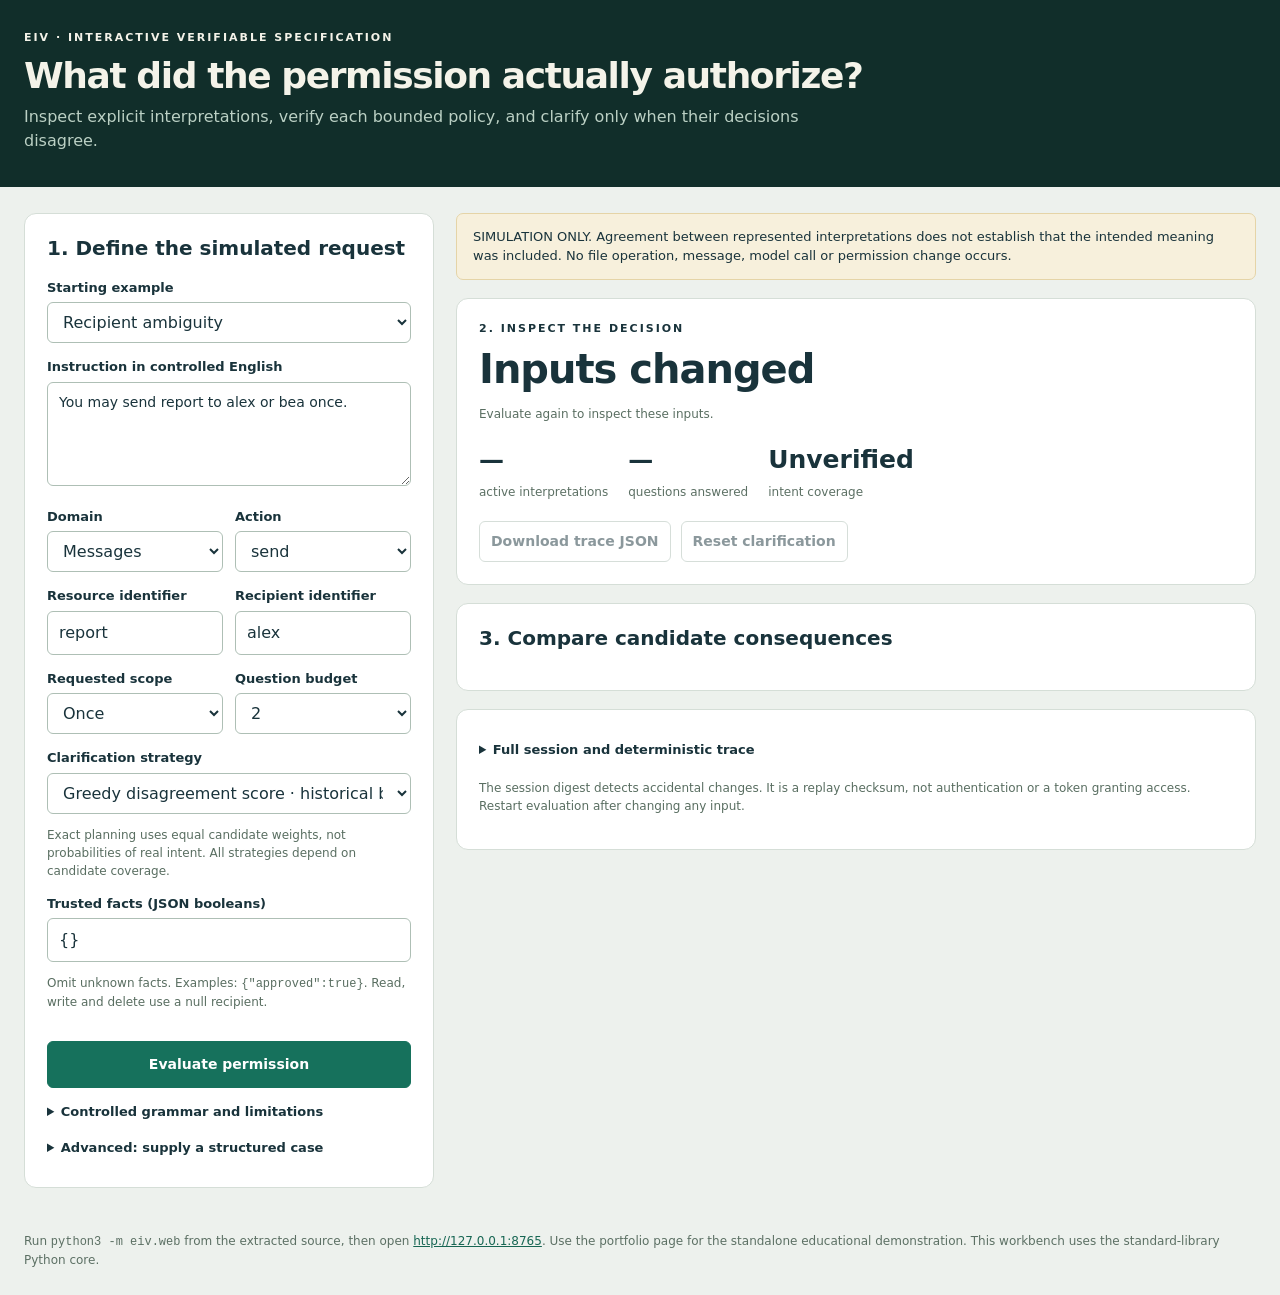
<file: eiv/assets/workbench.html>
<!doctype html>
<html lang="en"><head><meta charset="utf-8"><meta name="viewport" content="width=device-width,initial-scale=1">
<title>EIV · Permission workbench</title>
<style>
:root{font:16px/1.5 system-ui,-apple-system,sans-serif;color:#19333b;background:#edf1ed;--ink:#19333b;--green:#16715c;--line:#d5ded7}*{box-sizing:border-box}body{margin:0}header{background:#112e2a;color:#f4f3e9;padding:30px max(24px,calc((100vw - 1360px)/2)) 34px}header p{color:#bbd0c4;max-width:780px;margin:9px 0 0}h1{font-size:36px;letter-spacing:-1.4px;line-height:1.15;margin:8px 0}.eyebrow{text-transform:uppercase;letter-spacing:2px;font-size:11px;font-weight:750}main{max-width:1408px;padding:26px 24px;margin:auto;display:grid;grid-template-columns:minmax(310px,410px) minmax(0,1fr);gap:22px}section{min-width:0}.panel{background:#fff;border:1px solid var(--line);border-radius:12px;padding:22px;margin-bottom:18px}h2{font-size:20px;line-height:1.2;margin:0 0 18px}h3{font-size:15px;margin:0 0 8px}label{display:block;font-size:13px;font-weight:650;margin:14px 0 5px}textarea,input,select,button{font:inherit;max-width:100%;border-radius:6px;border:1px solid #aebfb5;background:#fff;color:var(--ink);padding:9px 11px}textarea,input,select{width:100%}textarea{resize:vertical;font-size:14px;line-height:1.5}textarea:focus,input:focus,select:focus,button:focus-visible{outline:3px solid #63b797;outline-offset:2px}button{cursor:pointer;font-size:14px;font-weight:650}button:hover{background:#edf5ef}button:disabled{opacity:.5;cursor:default}.primary{background:var(--green);color:#fff;border-color:var(--green);width:100%;margin-top:18px;padding:12px}.primary:hover{background:#105b48}.row{display:grid;grid-template-columns:1fr 1fr;gap:12px}.hint{font-size:12px;color:#596e61}.status{font-size:40px;font-weight:780;letter-spacing:-1px;line-height:1.2;margin:8px 0 12px}.status.allow{color:#126647}.status.deny{color:#9c4339}.status.ask{color:#245f96}.status.abstain{color:#85611a}.boundary{background:#f7f0dc;border:1px solid #e5d4a7;padding:13px 16px;border-radius:7px;font-size:13px;margin-bottom:18px}.stats{display:flex;flex-wrap:wrap;gap:20px;margin:18px 0}.stats strong{font-size:25px;display:block}.stats span{font-size:12px;color:#5c7064}.cards{display:grid;grid-template-columns:repeat(auto-fit,minmax(180px,1fr));gap:10px}.candidate{border:1px solid var(--line);border-radius:7px;padding:13px;font-size:12px;overflow-wrap:anywhere}.candidate.inactive{opacity:.5}.candidate b{font-size:13px}.candidate p{margin:7px 0}.pill{font-size:10px;text-transform:uppercase;font-weight:750;letter-spacing:1px}.pill.allow{color:#126647}.pill.deny{color:#9c4339}.pill.abstain{color:#85611a}#choices{display:grid;gap:8px}#choices button{text-align:left}pre{background:#f2f5f1;padding:14px;border-radius:6px;font-size:12px;white-space:pre-wrap;overflow-wrap:anywhere;max-height:500px;overflow:auto}summary{font-size:13px;font-weight:650;cursor:pointer;margin:8px 0}#error{color:#9a2c22;font-size:14px}#scenario-note{color:#835021;font-size:13px}footer{font-size:12px;padding:0 24px 28px;max-width:1408px;margin:auto;color:#5c7064}a{color:#176653}#evaluated-input{overflow-wrap:anywhere}.actions{display:flex;gap:10px;flex-wrap:wrap;margin-top:15px}code{overflow-wrap:anywhere}@media(max-width:800px){main{grid-template-columns:1fr;padding:16px}header{padding:25px 18px}h1{font-size:30px}.panel{padding:18px}.stats{gap:22px}.status{font-size:34px}}@media(prefers-reduced-motion:no-preference){button{transition:background .1s}}
</style></head><body>
<header><div class="eyebrow">EIV · Interactive Verifiable Specification</div><h1>What did the permission actually authorize?</h1><p>Inspect explicit interpretations, verify each bounded policy, and clarify only when their decisions disagree.</p></header>
<main><section aria-label="Input"><div class="panel"><h2>1. Define the simulated request</h2>
<label for="example">Starting example</label><select id="example"><option value="recipient">Recipient ambiguity</option><option value="clear">Clear file permission</option><option value="condition">Unknown approval condition</option><option value="partial">Read permission, write request</option><option value="contradiction">Contradictory permissions</option><option value="omission">Omitted restrictive interpretation</option><option value="unsupported">Unsupported instruction</option><option value="custom">Custom input</option></select>
<label for="instruction">Instruction in controlled English</label><textarea id="instruction" rows="4"></textarea>
<div class="row"><div><label for="domain">Domain</label><select id="domain"><option value="messages">Messages</option><option value="files">Files</option></select></div><div><label for="action">Action</label><select id="action"><option>send</option><option>read</option><option>write</option><option>delete</option></select></div></div>
<div class="row"><div><label for="resource">Resource identifier</label><input id="resource" value="report"></div><div><label for="recipient">Recipient identifier</label><input id="recipient" value="alex"></div></div>
<div class="row"><div><label for="scope">Requested scope</label><select id="scope"><option value="once">Once</option><option value="session">Whole session</option></select></div><div><label for="budget">Question budget</label><select id="budget"><option>0</option><option>1</option><option selected>2</option><option>3</option></select></div></div>
<label for="strategy">Clarification strategy</label><select id="strategy"><option value="targeted">Greedy disagreement score · historical baseline</option><option value="optimal">Exact bounded planner · maximize resolved candidates</option><option value="first">First relevant question · baseline</option></select><p class="hint">Exact planning uses equal candidate weights, not probabilities of real intent. All strategies depend on candidate coverage.</p>
<label for="facts">Trusted facts (JSON booleans)</label><input id="facts" value="{}" spellcheck="false"><p class="hint">Omit unknown facts. Examples: <code>{"approved":true}</code>. Read, write and delete use a null recipient.</p>
<button class="primary" id="analyze">Evaluate permission</button><p id="error" role="alert"></p><p id="notice" class="hint" role="status"></p><p id="scenario-note"></p>
<details><summary>Controlled grammar and limitations</summary><p class="hint"><code>You may read report once.</code><br><code>You may send report to alex or bea once.</code><br><code>You may read report for this session if approved is true.</code><br>Use “must not” for a prohibition. Separate clauses with a semicolon. Unsupported prose abstains. The designed “or” readings require human plausibility review.</p></details>
<details><summary>Advanced: supply a structured case</summary><label for="structured">Case matching schemas/permission-case.schema.json</label><textarea id="structured" rows="7" spellcheck="false"></textarea><div class="actions"><button id="load-case">Evaluate structured case</button><button id="copy-case">Use current case</button><button id="dimension-example">Load dimension study</button><button id="selection-example">Load selector counterexample</button></div><p class="hint">You supply the interpretations and facts. Schema validation establishes structure, not semantic truth.</p></details></div></section>
<section aria-label="Result"><div class="boundary">SIMULATION ONLY. Agreement between represented interpretations does not establish that the intended meaning was included. No file operation, message, model call or permission change occurs.</div><div class="panel"><div class="eyebrow">2. Inspect the decision</div><div id="decision" class="status" aria-live="polite">Ready to evaluate</div><div id="reason" class="hint">Start with an example, then change the request.</div><div class="stats"><div><strong id="candidate-count">—</strong><span>active interpretations</span></div><div><strong id="question-count">—</strong><span>questions answered</span></div><div><strong>Unverified</strong><span>intent coverage</span></div></div><div id="evaluated-input" class="hint" hidden><strong>Evaluated instruction</strong><p id="evaluated-instruction"></p><strong>Evaluated request</strong><p id="evaluated-request"></p><strong>Evaluated facts</strong><p id="evaluated-facts"></p></div><div id="clarification" hidden><h3 id="question"></h3><div id="choices"></div></div><div class="actions"><button id="download" disabled>Download trace JSON</button><button id="reset">Reset clarification</button></div></div>
<div class="panel"><h2>3. Compare candidate consequences</h2><div id="candidates" class="cards"><p class="hint">The real Python verifier will show each candidate here.</p></div></div><div class="panel"><details><summary>Full session and deterministic trace</summary><pre id="trace">No evaluation yet.</pre></details><p class="hint">The session digest detects accidental changes. It is a replay checksum, not authentication or a token granting access. Restart evaluation after changing any input.</p></div></section></main>
<footer>Run <code>python3 -m eiv.web</code> from the extracted source, then open <a href="http://127.0.0.1:8765">http://127.0.0.1:8765</a>. Use the portfolio page for the standalone educational demonstration. This workbench uses the standard-library Python core.</footer>
<script>
'use strict';
const el=id=>document.getElementById(id);let session=null,busy=false;
// Preserve raw JSON through transport: JSON.parse + stringify would silently
// discard duplicate keys before the server's strict parser could reject them.
const structuredPayload=()=>'{"case":'+el('structured').value+',"max_questions":'+Number(el('budget').value)+',"question_strategy":'+JSON.stringify(el('strategy').value)+'}';
const samples={recipient:['You may send report to alex or bea once.','messages','send'],clear:['You may read report once.','files','read'],condition:['You may read report once if approved is true.','files','read'],partial:['You may read report once.','files','write'],contradiction:['You may read report once; You must not read report once.','files','read'],omission:['You may send report to alex or bea once.','messages','send'],unsupported:['Do whatever is needed with the report.','files','read']};
function invalidate(){session=null;el('error').textContent='';el('notice').textContent='';el('reset').disabled=true;el('evaluated-input').hidden=true;el('download').disabled=true;el('decision').textContent='Inputs changed';el('decision').className='status';el('reason').textContent='Evaluate again to inspect these inputs.';el('clarification').hidden=true;el('candidates').replaceChildren();el('trace').textContent='No current evaluation.';el('candidate-count').textContent='—';el('question-count').textContent='—'}
function load(){invalidate();if(el('example').value==='custom'){el('scenario-note').textContent='';return}const p=samples[el('example').value];el('instruction').value=p[0];el('domain').value=p[1];el('action').value=p[2];el('resource').value='report';el('recipient').value=p[1]==='messages'?'alex':'';el('recipient').disabled=p[1]==='files';el('scope').value='once';el('facts').value='{}';el('scenario-note').textContent=el('example').value==='omission'?'Stress intervention: remove the bea-only interpretation after parsing. Intended policy in this constructed scenario is bea only, so the request to alex should be denied. The verifier does not receive this label.':'';el('error').textContent=''}
function text(tag,value,cls){const e=document.createElement(tag);e.textContent=value;if(cls)e.className=cls;return e}
function render(){const r=session.result;el('reset').disabled=false;el('evaluated-input').hidden=false;el('evaluated-instruction').textContent=session.case.instruction;el('evaluated-facts').textContent=JSON.stringify(session.case.facts);const request=session.case.request;el('evaluated-request').textContent=[request.action,request.resource,request.recipient?'to '+request.recipient:'',request.scope==='once'?'once':'for this session'].filter(Boolean).join(' ');el('decision').textContent='Simulated '+r.decision;el('decision').className='status '+r.decision;el('reason').textContent=r.reason.replaceAll('_',' ');el('candidate-count').textContent=r.active_candidate_ids.length;el('question-count').textContent=r.questions_used;el('trace').textContent=JSON.stringify(session,null,2);el('download').disabled=false;el('candidates').replaceChildren();for(const row of r.candidates){const c=session.case.candidates.find(c=>c.id===row.id);const box=text('div','','candidate'+(row.active?'':' inactive'));box.append(text('div',row.decision+(row.active?' · active':' · filtered'),'pill '+row.decision),text('p',row.id+' · '+c.interpretation),text('p',row.reason.replaceAll('_',' ')));el('candidates').append(box)}const q=r.suggested_question;el('clarification').hidden=!q;el('choices').replaceChildren();if(q){el('question').textContent=q.prompt;for(const a of [...q.answers,{id:'other',label:'None of these meanings'},{id:'unsure',label:'I cannot clarify'}]){const b=text('button',a.label);b.onclick=()=>run('/api/step',{session,answer:{question:q.id,answer:a.id}});el('choices').append(b)}}}
function setBusy(value){busy=value;for(const node of document.querySelectorAll('input,select,textarea,button'))node.disabled=value;if(!value){el('recipient').disabled=el('domain').value==='files';el('download').disabled=!session;el('reset').disabled=!session}}
async function api(path,payload){const response=await fetch(path,{method:'POST',headers:{'Content-Type':'application/json'},body:typeof payload==='string'?payload:JSON.stringify(payload)});const data=await response.json();if(!response.ok)throw new Error(data.error||'Evaluation failed');return data}
async function run(path,payload){if(busy)return;setBusy(true);el('error').textContent='';el('notice').textContent='';try{session=await api(path,payload);render()}catch(error){invalidate();el('error').textContent=location.protocol==='file:'?'Start python3 -m eiv.web and open http://127.0.0.1:8765.':error.message}finally{setBusy(false)}}
async function analyze(){if(busy)return;let p;try{p={instruction:el('instruction').value,request:{domain:el('domain').value,action:el('action').value,resource:el('resource').value,recipient:el('domain').value==='files'?null:el('recipient').value,scope:el('scope').value},max_questions:Number(el('budget').value),question_strategy:el('strategy').value};JSON.parse(el('facts').value);p=JSON.stringify(p).slice(0,-1)+',"facts":'+el('facts').value+'}'}catch(error){invalidate();el('error').textContent='Facts must be valid JSON.';return}if(el('example').value!=='omission'){await run('/api/analyze',p);return}setBusy(true);el('error').textContent='';try{const s=await api('/api/analyze',p);const c=s.case;if(c.candidates.length===3){c.candidates=c.candidates.filter(c=>c.id!=='c2');c.questions=[]}session=await api('/api/structured',{case:c,max_questions:Number(el('budget').value),question_strategy:el('strategy').value});render()}catch(error){invalidate();el('error').textContent=error.message}finally{setBusy(false)}}
el('example').onchange=load;el('analyze').onclick=analyze;el('reset').onclick=()=>{if(session)run('/api/structured',{case:session.case,max_questions:session.max_questions,question_strategy:session.question_strategy||'targeted'})};el('copy-case').onclick=()=>{if(session)el('structured').value=JSON.stringify(session.case,null,2);else el('error').textContent='Evaluate a case first.'};el('load-case').onclick=()=>{try{JSON.parse(el('structured').value);el('scenario-note').textContent='';run('/api/structured',structuredPayload())}catch(error){invalidate();el('error').textContent='Structured case must be valid JSON.'}};
async function loadStructuredExample(path,label){if(busy)return;setBusy(true);try{const response=await fetch(path);const data=await response.json();if(!response.ok)throw new Error(data.error);invalidate();el('scenario-note').textContent='';el('structured').value=JSON.stringify(data,null,2);el('budget').value='1';el('notice').textContent=label+' loaded with a one-question budget. Click Evaluate structured case.'}catch(error){el('error').textContent=error.message}finally{setBusy(false)}};el('dimension-example').onclick=()=>loadStructuredExample('/api/dimension-example','Dimension study');el('selection-example').onclick=()=>loadStructuredExample('/api/selection-example','Selector counterexample');
el('download').onclick=()=>{if(!session)return;const url=URL.createObjectURL(new Blob([JSON.stringify(session,null,2)],{type:'application/json'}));const a=document.createElement('a');a.href=url;a.download='eiv-simulated-trace.json';a.click();URL.revokeObjectURL(url)};
for(const id of ['instruction','domain','action','resource','recipient','scope','budget','facts','strategy'])el(id).addEventListener('input',()=>{invalidate();if(!['strategy','budget'].includes(id)){el('example').value='custom';el('scenario-note').textContent=''}if(id==='domain')el('recipient').disabled=el('domain').value==='files'});el('structured').addEventListener('input',invalidate);load();
</script></body></html>
</file>
<file: portfolio/style.css>
:root{--paper:#f6f5ef;--ink:#182d28;--muted:#52625c;--green:#123e36;--accent:#b8d46b;--line:#d7dcd3;--white:#fffefa;--mono:ui-monospace,SFMono-Regular,Consolas,"Liberation Mono",monospace;--serif:Georgia,"Times New Roman",serif;--sans:Inter,-apple-system,BlinkMacSystemFont,"Segoe UI",sans-serif}
*{box-sizing:border-box}html{scroll-behavior:smooth;scroll-padding-top:30px}body{margin:0;background:var(--paper);color:var(--ink);font-family:var(--sans);font-size:16px;line-height:1.65;-webkit-font-smoothing:antialiased}a{color:inherit;text-underline-offset:4px}button,select,input{font:inherit}button,select{cursor:pointer}button:disabled{cursor:default}button,a,select,input{touch-action:manipulation}button{color:inherit}a:focus-visible,button:focus-visible,select:focus-visible,input:focus-visible,summary:focus-visible,[tabindex]:focus-visible{outline:3px solid #4581a1;outline-offset:5px}::selection{background:var(--accent);color:var(--green)}.wrap{width:min(1264px,calc(100% - 96px));margin-inline:auto}.skip-link{position:absolute;left:24px;top:-80px;z-index:20;padding:10px 20px;background:var(--green);color:white}.skip-link:focus{top:12px}.site-header{height:116px;display:flex;align-items:center;justify-content:space-between;border-bottom:1px solid var(--line)}.wordmark{display:flex;align-items:center;gap:20px;text-decoration:none}.mark{font-family:var(--serif);font-weight:700;font-size:48px;line-height:1;letter-spacing:-5px}.mark span{color:#628149}.wordmark-description{font-size:10px;font-family:var(--mono);line-height:1.5;text-transform:uppercase;letter-spacing:1.1px;border-left:1px solid var(--line);padding-left:20px}nav{display:flex;align-items:center;gap:33px;font-size:13px;font-weight:550}nav a{text-decoration:none}nav a:hover,.text-link:hover{text-decoration:underline}.nav-code{border:1px solid #8a9890;border-radius:4px;padding:8px 13px}.hero{display:grid;grid-template-columns:1.12fr 1fr;gap:70px;padding-block:82px 80px;align-items:center}.eyebrow,.micro{font-family:var(--mono);font-size:10px;font-weight:500;line-height:1.6;letter-spacing:1.5px;text-transform:uppercase}.eyebrow{margin:0 0 24px}.status-dot{display:inline-block;width:6px;height:6px;border-radius:50%;background:#729546;margin-right:8px;vertical-align:2px}h1,h2,h3,h4,p{margin-top:0}h1{font-family:var(--serif);font-size:clamp(46px,5.15vw,73px);font-weight:400;line-height:1.03;letter-spacing:-3.2px;margin-bottom:30px}h1 em{font-weight:400;color:#476144}.hero-lead{font-size:21px;line-height:1.45;max-width:510px;margin-bottom:17px;letter-spacing:-.3px}.hero-description{font-size:15px;color:var(--muted);max-width:480px;line-height:1.7;margin-bottom:28px}.hero-actions{display:flex;align-items:center;gap:25px;flex-wrap:wrap}.button{display:inline-flex;align-items:center;justify-content:center;gap:18px;padding:13px 19px;border:1px solid transparent;border-radius:4px;font-size:12px;font-weight:600;line-height:1.5;text-decoration:none;transition:background .15s,transform .15s}.button:hover{transform:translateY(-1px)}.button-dark{color:var(--white);background:var(--green)}.button-dark:hover{background:#23584b}.button-outline{border-color:#aab6ac;background:transparent}.button-outline:hover{background:#e8ece2}.button-small{background:transparent;font-size:11px;padding-inline:8px}.button-small:hover{text-decoration:underline}.text-link{font-size:12px;font-weight:600;text-decoration:none}.byline{margin:26px 0 0;font-size:11px;color:var(--muted)}.byline a{text-decoration:none;border-bottom:1px solid #b9c3b9}.hero-visual{background:#eeeee6;border:1px solid #daddd1;border-radius:7px;padding:25px 26px 15px;position:relative;box-shadow:0 25px 60px -45px #183c2d55}.visual-topline{display:flex;justify-content:space-between;color:#627263;margin-bottom:36px;font-size:9px}.instruction-card{width:85%;padding:25px 24px 20px;background:var(--white);border:1px solid #ccd3c7;margin:auto;border-radius:3px;text-align:center;box-shadow:0 4px 14px #24372405}.instruction-card .micro{color:#6b746b;font-size:9px}.instruction-card p{font-family:var(--serif);font-size:27px;line-height:1.25;margin:14px 0}.instruction-note{font-size:10px;color:#69756a}.branch-line{height:37px;width:51%;border:1px solid #a9b7a4;border-bottom:0;margin:18px auto 0;position:relative}.branch-line::before{position:absolute;content:"";height:18px;left:50%;top:-19px;border-left:1px solid #a9b7a4}.interpretations{display:grid;grid-template-columns:1fr 1fr;gap:13px;margin-top:-1px}.interpretation{background:#f8f9f1;border:1px solid #b5c3af;border-radius:3px;padding:16px 12px;text-align:center}.interpretation .micro{color:#65715e;font-size:8px}.interpretation strong{display:block;font-size:12px;line-height:1.5;min-height:44px;margin:11px 0 8px}.pill{display:inline-flex;align-items:center;border-radius:20px;padding:4px 7px;font-size:9px;font-family:var(--mono);letter-spacing:-.4px}.deny{background:#e7ece2;color:#415a40}.allow{background:#e4edd9;color:#365927}.converge-line{height:27px;width:51%;border:1px solid #a9b7a4;border-top:0;margin:auto;position:relative}.converge-line::after{position:absolute;content:"";height:18px;left:50%;bottom:-19px;border-left:1px solid #a9b7a4}.question-card{margin-top:18px;display:flex;gap:16px;align-items:center;background:var(--green);color:#f4f5e9;padding:20px 18px;border-radius:3px}.question-icon{display:flex;align-items:center;justify-content:center;width:30px;height:30px;flex:0 0 30px;border:1px solid #779f81;border-radius:50%;font-family:var(--serif);font-size:21px;color:#c9dba1}.question-card .micro{font-size:8px;letter-spacing:.8px;color:#c9dba1}.question-card p{font-size:13px;line-height:1.55;margin:7px 0 0}.visual-footnote{font-size:9px;color:#667262;text-align:center;margin:17px 0 0}.project-strip{border-block:1px solid var(--line);background:#eeefe6}.strip-grid{display:grid;grid-template-columns:repeat(4,1fr);padding-block:18px;font-size:10px;letter-spacing:.6px}.strip-grid span{text-align:center;border-right:1px solid #d1d9cd}.strip-grid span:first-child{text-align:left}.strip-grid span:last-child{border:0;text-align:right}.strip-grid b{font-family:var(--mono);font-weight:400;color:#6c7b5e;margin-right:13px}.section{padding-block:92px}.section-index{color:#677b5d}.thesis{display:grid;grid-template-columns:1fr 1.02fr;gap:80px}h2{font-family:var(--serif);font-weight:400;font-size:43px;line-height:1.15;letter-spacing:-1.4px;margin:0}h3{font-weight:550;letter-spacing:-.25px}.thesis-body{padding-top:36px;color:var(--muted);font-size:15px}.thesis-body p{margin-bottom:20px}.thesis-body .text-link{color:var(--green)}.section-heading{display:flex;justify-content:space-between;gap:50px;align-items:flex-end;margin-bottom:42px}.section-heading>p{max-width:390px;margin:0 0 4px;font-size:14px;color:var(--muted);line-height:1.7}.experiment-section{background:#e9ede2;padding:72px 0 50px;border-block:1px solid #d6dece}.lab-shell{border:1px solid #b7c5b0;border-radius:7px;overflow:hidden;background:var(--white);box-shadow:0 10px 40px #27392206}.lab-header{display:flex;justify-content:space-between;gap:20px;align-items:center;border-bottom:1px solid var(--line);padding:15px 25px;background:#f5f7ef}.lab-status{font-size:11px;font-weight:600}.lab-header>.micro{color:#75806d;font-size:8px;letter-spacing:1px}.lab-body{display:grid;grid-template-columns:315px 1fr}.lab-controls{padding:28px 25px;border-right:1px solid var(--line);background:#f8f9f3}.lab-controls>.micro{color:#6a7c5f;margin-bottom:10px}.lab-controls h3{font-size:19px;line-height:1.35;margin-bottom:13px}.scenario{font-size:12px;line-height:1.7;color:var(--muted);margin-bottom:27px}.lab-controls label:not(.checkbox-label){display:block;font-size:11px;font-weight:600;margin:18px 0 7px}.lab-controls select{width:100%;font-size:10px;background:var(--white);border:1px solid #b5c3af;padding:12px 8px;border-radius:3px;color:var(--ink)}.checkbox-label{display:flex;align-items:flex-start;font-size:11px;line-height:1.5;gap:10px;margin:25px 0 22px;cursor:pointer}.checkbox-label input{accent-color:var(--green);margin:3px 0 0;width:16px;height:16px;flex-shrink:0}.checkbox-label small{display:block;font-size:10px;color:var(--muted);line-height:1.6;margin-top:6px}.reset-button{width:100%;font-size:10px}.lab-disclaimer{font-size:10px;color:#6b7866;line-height:1.7;margin:20px 0 0}.lab-stage{padding:29px 30px}.state-heading{display:flex;justify-content:space-between;gap:20px;align-items:center;margin-bottom:20px}.state-heading .micro{font-size:9px;color:#6a7c5f;margin-bottom:6px}.state-heading h3{font-size:21px;line-height:1.2;margin:0}.count-chip{border:1px solid var(--line);font-family:var(--mono);font-size:9px;border-radius:20px;padding:5px 11px;white-space:nowrap;color:var(--muted)}.candidate-grid{display:grid;grid-template-columns:repeat(4,1fr);gap:8px;margin-bottom:22px}.candidate{padding:12px 9px 10px;border:1px solid #d5ddcf;border-radius:3px;background:#f7f8f2;min-height:92px;transition:opacity .2s}.candidate.inactive{opacity:.35;background:#f2f2ed}.candidate-id{display:flex;justify-content:space-between;gap:8px;font-family:var(--mono);font-size:8px;color:#71806b}.candidate-name{font-size:13px;font-weight:600;margin:9px 0 2px;line-height:1.3}.candidate-detail{font-size:8px;color:var(--muted);line-height:1.5}.candidate-outcome{font-size:8px;font-family:var(--mono);text-transform:uppercase;font-weight:600}.candidate-outcome.allow{background:transparent;color:#416335}.candidate-outcome.deny{background:transparent;color:#726346}.decision{background:#f0f2e7;border-left:3px solid #b0be83;padding:16px 17px;min-height:76px}.decision h4{margin:0 0 5px;font-size:14px;font-weight:600}.decision p{font-size:11px;line-height:1.6;color:var(--muted);margin:0}.decision[data-decision="deny"]{background:#e9f0e2;border-color:#63814a}.decision[data-decision="allow"]{background:#f4e9db;border-color:#b67939}.decision[data-decision="abstain"]{background:#eeeff0;border-color:#818e99}.question-area{border:1px solid var(--line);border-radius:3px;margin-top:16px;padding:18px}.question-area .micro{color:#6a7c5f;font-size:8px;margin-bottom:5px}.question-area h4{font-size:15px;line-height:1.4;margin-bottom:8px}.answer-preview{font-size:11px;color:var(--muted);margin-bottom:17px}.question-actions{display:flex;align-items:center;gap:12px;flex-wrap:wrap}.question-actions .button-dark{font-size:10px;padding:10px 12px}.trace-details{margin-top:20px;font-size:11px}.trace-details summary{cursor:pointer;font-weight:500;width:fit-content}.trace-list{padding-left:19px;margin:15px 0;line-height:1.75;color:var(--muted);font-family:var(--mono);font-size:9px}.trace-list li{padding-left:3px;margin-bottom:8px}.text-button{background:none;border:0;font-size:10px;padding:0;text-decoration:underline;text-underline-offset:4px}.lab-bottom{padding:17px 25px;background:#f1f4e9;border-top:1px solid var(--line);display:flex;gap:22px;align-items:center}.lab-bottom .micro{flex-shrink:0;color:#6a7c5f;font-size:9px}.lab-bottom p{font-size:11px;line-height:1.7;margin:0;color:var(--muted)}.under-lab{font-size:11px;color:#617159;margin:18px 0 0;text-align:center}.notice{padding:18px 25px;color:#8b4a10;background:#fff2df}.result-cards{display:grid;grid-template-columns:1fr 1fr;gap:22px}.result-card{padding:30px 32px;border:1px solid #c8d2c0;border-radius:5px}.result-card .micro{font-size:9px;letter-spacing:1px}.positive{background:#edf1e4}.negative{background:#f3ece1;border-color:#dfd1bc}.big-metric{font-family:var(--serif);font-size:76px;letter-spacing:-4px;line-height:1;margin:28px 0 20px}.big-metric span{font-size:33px;letter-spacing:-1.5px;color:#72816a}.negative .big-metric{color:#704c2a}.negative .big-metric span{color:#9c8467}.result-card h3{font-size:19px;line-height:1.4;margin-bottom:15px}.result-card>p:not(.big-metric){font-size:13px;color:var(--muted);line-height:1.7}.metric-bars{margin:28px 0 24px}.bar-row{display:flex;align-items:center;font-size:9px;gap:11px;margin:12px 0}.bar-row>span{width:76px;flex-shrink:0}.bar-row b{font-family:var(--mono);font-weight:400;font-size:9px;width:25px}.bar-track{height:6px;background:#dce4d0;border-radius:2px;flex:1;overflow:hidden}.bar-fill{display:block;background:#42633f;height:100%}.bar-fill.full{width:100%}.bar-fill.third{width:33.333%;background:#8ca079}.result-card p.card-caveat{font-size:10px;border-top:1px solid #d1dac5;padding-top:18px;margin-bottom:0;line-height:1.7}.negative p.card-caveat{border-color:#ded0ba}.warning-rule{min-height:73px;display:flex;align-items:center;gap:16px;margin:20px 0 18px;color:#785634}.warning-rule>span{font-size:31px;font-family:var(--serif)}.warning-rule strong{max-width:300px;font-size:15px;font-weight:500;line-height:1.5}.evidence-note{display:grid;grid-template-columns:180px 1fr;gap:30px;margin:28px 0 48px;border-left:2px solid #a7b48c;padding:7px 0 7px 22px}.evidence-note .micro{font-size:9px;color:#607456}.evidence-note p{font-size:12px;color:var(--muted);line-height:1.8;margin:0}.table-scroll{overflow-x:auto}table{width:100%;border-collapse:collapse;text-align:left;font-size:12px;min-width:600px}caption{text-align:left;font-size:13px;font-weight:600;margin-bottom:20px}thead{font-family:var(--mono);font-size:9px;text-transform:uppercase;letter-spacing:1px;color:#67775e}th,td{padding:18px 20px 18px 0;border-bottom:1px solid var(--line);vertical-align:top}tbody th{font-weight:550;width:24%;line-height:1.7}tbody td{color:var(--muted);line-height:1.8}tbody td:nth-child(2){width:43%}thead th{border-top:1px solid var(--line);font-weight:400;padding-block:13px}.evidence-links{display:flex;gap:30px;flex-wrap:wrap;margin-top:28px}.evidence-links .text-link{font-size:11px}.architecture-section{background:var(--green);color:var(--paper)}.architecture-section .section-index{color:#c1d695}.architecture-section .section-heading>p{color:#b9cabc}.architecture-grid{display:grid;grid-template-columns:repeat(4,1fr);gap:30px;margin-top:58px}.architecture-grid article{border-top:1px solid #527163;padding-top:22px}.architecture-number{font-family:var(--mono);font-size:12px;color:#bdd791}.architecture-grid h3{font-family:var(--serif);font-weight:400;font-size:28px;margin:17px 0 13px}.architecture-grid p{color:#c4d1c5;font-size:12px;line-height:1.85;min-height:111px}.architecture-grid code{font-family:var(--mono);font-size:9px;color:#cad9b7}.boundary{display:flex;gap:25px;align-items:center;background:#244c40;border:1px solid #476c54;border-radius:4px;padding:22px 27px;margin-top:45px}.boundary-icon{color:#c2d893;font-size:37px;font-family:var(--serif);line-height:1}.boundary p{font-size:12px;line-height:1.8;margin:0;color:#c9d6c6}.boundary strong{color:#f4f5e9;font-weight:600}.reproduce{display:grid;grid-template-columns:.85fr 1fr;gap:85px;align-items:center}.reproduce h2{margin-bottom:25px}.reproduce>div>p:not(.eyebrow){font-size:14px;color:var(--muted);max-width:375px;margin-bottom:26px}.terminal{border:1px solid #c5cebd;border-radius:6px;background:#eef0e5;overflow:hidden}.terminal-head{padding:16px 23px;border-bottom:1px solid #d2d9c9;display:flex;align-items:center;justify-content:space-between}.terminal-head .micro{font-size:9px;color:#5e7450}.copy-button{font-size:10px;border:1px solid #b9c6ac;border-radius:3px;padding:4px 11px;background:#f7f9f0;min-width:53px}.terminal pre{font-family:var(--mono);font-size:10px;line-height:2.1;overflow:auto;padding:23px 24px 0;margin:0;color:#344a2e;tab-size:2}.terminal-note{font-family:var(--mono);font-size:9px;line-height:1.9;color:#6b7a62;margin:17px 24px 22px}.terminal-divider{height:1px;background:#d2d9c9;margin-inline:24px}.terminal-label{font-size:8px;color:#5e7450;margin:17px 24px -10px}.copy-feedback{font-size:10px;min-height:16px;color:#5e7450;margin:5px 24px 12px}.references{border-top:1px solid var(--line);display:grid;grid-template-columns:1fr 1fr;gap:85px;padding-top:75px}.reference-intro p:not(.eyebrow){font-size:13px;color:var(--muted);max-width:380px;line-height:1.8;margin:22px 0 18px}.references h2{font-size:36px}.reference-list{margin:0;padding:0;list-style:none}.reference-list li{display:flex;gap:20px;padding:0 0 24px;margin-bottom:24px;border-bottom:1px solid var(--line)}.reference-list li:last-child{margin-bottom:0}.reference-number{font-family:var(--mono);font-size:10px;color:#80916f;padding-top:2px}.reference-list .micro{font-size:8px;color:#6c7d60;margin-bottom:8px;letter-spacing:1px}.reference-list h3{font-size:14px;font-weight:550;line-height:1.5;margin-bottom:9px}.reference-list h3 a{text-decoration:none}.reference-list h3 a:hover{text-decoration:underline}.reference-list li p:last-child{font-size:11px;color:var(--muted);line-height:1.7;margin:0}.closing{border-top:1px solid var(--line);padding-block:64px 40px}.closing>.eyebrow{font-size:9px;color:#758467}.closing-line{font-family:var(--serif);font-size:clamp(34px,4.2vw,58px);line-height:1.18;letter-spacing:-2px;margin:0}.closing-bottom{display:flex;align-items:flex-end;justify-content:space-between;gap:25px;margin-top:35px}.closing-bottom p{font-size:11px;line-height:1.7;color:var(--muted);margin:0}.site-footer{display:flex;justify-content:space-between;gap:24px;font-size:9px;color:#73806b;border-top:1px solid var(--line);padding-block:22px 30px}.site-footer a{text-decoration:none}.site-footer a:hover{text-decoration:underline}[hidden]{display:none!important}
@media(min-width:1500px){.hero{gap:100px}.hero-visual{max-width:540px}h1{font-size:76px}}
@media(max-width:1100px){.wrap{width:calc(100% - 64px)}.hero{gap:40px}h1{font-size:55px}.hero-lead{font-size:18px}.hero-actions{gap:16px}.hero-visual{padding-inline:19px}.instruction-card{width:92%}.instruction-card p{font-size:25px}.interpretation{padding-inline:8px}.interpretation strong{font-size:11px}.pill{font-size:8px}.thesis{gap:50px}.lab-body{grid-template-columns:270px 1fr}.lab-controls{padding:25px 20px}.lab-stage{padding:25px 21px}.candidate-grid{gap:6px}.candidate{padding-inline:7px}.state-heading h3{font-size:18px}.section-heading>p{max-width:320px}.reproduce,.references{gap:50px}.architecture-grid{gap:22px}.architecture-grid p{min-height:133px}}
@media(max-width:850px){.site-header{height:96px}.wordmark-description{display:none}nav{gap:20px;font-size:12px}.hero{grid-template-columns:1fr 1fr;gap:26px;padding-block:65px}.hero .eyebrow{font-size:8px;letter-spacing:1px}h1{font-size:44px;letter-spacing:-2px}.hero-lead{font-size:16px}.hero-description{font-size:12px}.hero-visual{padding:18px 13px 12px}.visual-topline{margin-bottom:22px}.visual-topline .micro{font-size:7px;letter-spacing:.8px}.instruction-card p{font-size:22px}.instruction-card{padding:17px 13px}.instruction-note{font-size:8px}.interpretations{gap:7px}.interpretation .micro{font-size:7px}.interpretation strong{font-size:10px}.pill{font-size:7px;padding-inline:4px}.question-card{padding:14px 11px;gap:10px}.question-card p{font-size:11px}.question-card .micro{font-size:7px}.question-icon{width:24px;height:24px;flex-basis:24px;font-size:18px}.visual-footnote{font-size:8px}.button{font-size:11px;padding:12px 14px}.hero-actions .text-link{font-size:11px}.strip-grid{font-size:8px}.strip-grid b{margin-right:5px}.section{padding-block:65px}h2{font-size:35px}.thesis{gap:40px}.thesis-body{font-size:13px;padding-top:28px}.section-heading{gap:30px}.section-heading>p{max-width:280px;font-size:12px}.experiment-section{padding-top:60px}.lab-body{grid-template-columns:235px 1fr}.lab-controls{padding:23px 17px}.lab-controls select{font-size:9px}.lab-stage{padding:24px 18px}.candidate-grid{grid-template-columns:repeat(2,1fr)}.candidate{min-height:72px;padding:8px 10px}.candidate-name{font-size:12px;margin-top:5px}.candidate-detail{font-size:8px}.state-heading{flex-wrap:wrap;gap:10px}.state-heading h3{font-size:18px}.state-heading .micro{font-size:8px}.count-chip{font-size:8px}.lab-header{padding-inline:18px}.lab-header>.micro{font-size:7px}.result-card{padding:25px 23px}.result-card h3{font-size:17px}.result-card>p:not(.big-metric){font-size:12px}.big-metric{font-size:64px}.big-metric span{font-size:28px}.evidence-note{grid-template-columns:1fr;gap:10px}.architecture-grid{grid-template-columns:repeat(2,1fr);gap:32px}.architecture-grid p{min-height:0;margin-bottom:14px}.reproduce{grid-template-columns:1fr;gap:35px}.reproduce>div>p:not(.eyebrow){max-width:550px}.references{gap:35px}.references h2{font-size:29px}.terminal pre{font-size:12px}.terminal-note{font-size:10px}.terminal-label{font-size:9px}}
@media(max-width:640px){.wrap{width:calc(100% - 40px)}.site-header{height:86px}.mark{font-size:42px}nav{gap:17px;font-size:10px}.nav-code{padding:7px 9px}.hero{display:flex;flex-direction:column;align-items:stretch;padding-block:46px;gap:40px}.hero .eyebrow{font-size:9px;letter-spacing:1px}h1{font-size:clamp(45px,10.6vw,66px);letter-spacing:-2px;margin-bottom:26px}.hero-lead{font-size:19px;max-width:420px}.hero-description{font-size:14px;max-width:470px}.hero-actions{gap:23px}.hero-actions .button{font-size:11px;padding:13px 16px}.hero-visual{padding:23px 22px 16px}.visual-topline .micro{font-size:8px}.visual-topline{margin-bottom:25px}.instruction-card{width:86%;padding:22px 17px}.instruction-card p{font-size:27px}.instruction-card .micro{font-size:8px}.instruction-note{font-size:9px}.interpretations{gap:11px}.interpretation{padding:15px 10px}.interpretation strong{font-size:12px;min-height:36px}.interpretation .micro{font-size:8px}.pill{font-size:8px;padding:4px 6px}.question-card{padding:19px 15px;gap:14px}.question-card p{font-size:13px}.question-card .micro{font-size:8px}.question-icon{width:28px;height:28px;flex-basis:28px}.visual-footnote{font-size:9px}.strip-grid{grid-template-columns:1fr 1fr;row-gap:14px;padding-block:17px;font-size:9px}.strip-grid span,.strip-grid span:last-child{text-align:left}.strip-grid span:nth-child(even){padding-left:15px;border-right:0}.strip-grid span:nth-child(odd){border-right:1px solid #d1d9cd}.strip-grid b{margin-right:7px}.section{padding-block:55px}h2{font-size:35px}.eyebrow{font-size:9px;margin-bottom:17px}.thesis{grid-template-columns:1fr;gap:22px}.thesis-body{padding-top:0;font-size:14px}.section-heading{display:block;margin-bottom:30px}.section-heading>p{max-width:none;margin:23px 0 0;font-size:13px}.experiment-section{padding-block:52px 32px}.lab-header{display:block;padding:13px 16px}.lab-header>.micro{display:block;margin:6px 0 0 15px;font-size:7px}.lab-body{grid-template-columns:1fr}.lab-controls{padding:23px 20px;border-right:0;border-bottom:1px solid var(--line);display:grid;grid-template-columns:1fr 1fr;gap:0 12px}.lab-controls>.micro,.lab-controls h3,.lab-controls .scenario,.checkbox-label,.lab-disclaimer,.reset-button{grid-column:1/-1}.lab-controls label[for="strategy"]{grid-column:1;grid-row:4}.lab-controls label[for="budget"]{grid-column:2;grid-row:4}.lab-controls #strategy{grid-column:1;grid-row:5}.lab-controls #budget{grid-column:2;grid-row:5}.lab-controls .scenario{margin-bottom:5px}.lab-controls h3{font-size:21px}.lab-controls select{font-size:9px;padding:12px 7px}.checkbox-label{margin-block:21px 17px}.lab-disclaimer{margin-top:16px}.lab-stage{padding:24px 20px}.candidate-grid{grid-template-columns:repeat(4,1fr);gap:6px}.candidate{padding:8px 6px;min-height:82px}.candidate-name{font-size:11px}.candidate-id,.candidate-outcome{font-size:7px}.candidate-detail{font-size:7px}.state-heading{flex-wrap:nowrap}.state-heading h3{font-size:18px}.decision{padding:14px 15px}.decision h4{font-size:14px}.decision p{font-size:11px}.question-area{padding:16px}.lab-bottom{display:block;padding:16px 20px}.lab-bottom .micro{display:block;margin-bottom:6px}.under-lab{font-size:10px;line-height:1.8}.result-cards{grid-template-columns:1fr;gap:18px}.result-card{padding:27px}.big-metric{font-size:75px;margin-block:25px 17px}.result-card h3{font-size:20px}.result-card>p:not(.big-metric){font-size:13px}.result-card .micro{font-size:8px}.big-metric span{font-size:32px}.warning-rule{min-height:65px}.evidence-note{margin-bottom:35px}.evidence-note p{font-size:11px}.evidence-links{gap:18px 25px}.architecture-grid{gap:28px 22px;margin-top:37px}.architecture-grid p{font-size:11px}.architecture-grid h3{font-size:26px}.architecture-grid code{font-size:8px;overflow-wrap:anywhere}.boundary{padding:20px;gap:15px;align-items:flex-start}.boundary-icon{font-size:27px}.boundary p{font-size:11px}.reproduce{gap:30px}.terminal pre{font-size:9px;padding-inline:17px}.terminal-head{padding-inline:17px}.terminal-note{font-size:8px;margin-inline:17px}.terminal-label{font-size:8px;margin-inline:17px}.terminal-divider{margin-inline:17px}.references{grid-template-columns:1fr;gap:34px}.references h2{font-size:35px}.reference-intro p:not(.eyebrow){max-width:none}.reference-list h3{font-size:14px}.reference-list li p:last-child{font-size:12px}.reference-list .micro{font-size:8px}.closing{padding-block:47px 32px}.closing-line{font-size:37px;letter-spacing:-1.5px}.closing-bottom{display:block}.closing-bottom .text-link{display:inline-block;margin-top:23px;font-size:11px}.site-footer{flex-wrap:wrap;gap:12px 20px;font-size:8px}.site-footer span:nth-child(2){order:3;width:100%}.site-footer a{margin-left:auto}}
@media(max-width:360px){.wrap{width:calc(100% - 32px)}nav{gap:11px}.nav-code{padding-inline:6px}.hero .eyebrow{font-size:8px}h1{font-size:42px}.hero-visual{padding-inline:15px}.candidate-grid{grid-template-columns:repeat(2,1fr)}.candidate{padding-inline:10px}.candidate-detail{font-size:8px}.candidate-name{font-size:12px}.state-heading{flex-wrap:wrap}.architecture-grid{grid-template-columns:1fr}.terminal pre{font-size:8px}.closing-line{font-size:32px}}
@media(prefers-reduced-motion:reduce){html{scroll-behavior:auto}*,*::before,*::after{transition:none!important;animation:none!important}}
@media print{body{background:white;color:black;font-size:11px}.wrap{width:100%}.site-header{height:auto;padding-bottom:20px}nav,.hero-actions,.hero-visual,.project-strip,.experiment-section,.copy-button,.site-footer a{display:none}.hero{display:block;padding:30px 0}.hero-copy{max-width:100%}h1{font-size:44px}h2{font-size:26px}.section{padding:30px 0}.thesis,.reproduce,.references{display:block}.thesis-body{padding-top:20px}.section-heading{display:block}.section-heading>p{max-width:100%;margin-top:15px}.result-card{break-inside:avoid}.architecture-section{color:black;background:white}.architecture-section p,.architecture-section code,.architecture-section .section-index{color:black!important}.boundary{background:white}.boundary strong{color:black}.architecture-grid{grid-template-columns:repeat(2,1fr)}.terminal{margin-top:20px}.references .reference-list{margin-top:20px}.closing{padding-block:25px}.closing-line{font-size:32px}a{text-decoration:none}table{font-size:10px}.table-scroll{overflow:visible}table{min-width:0}}
</file>
